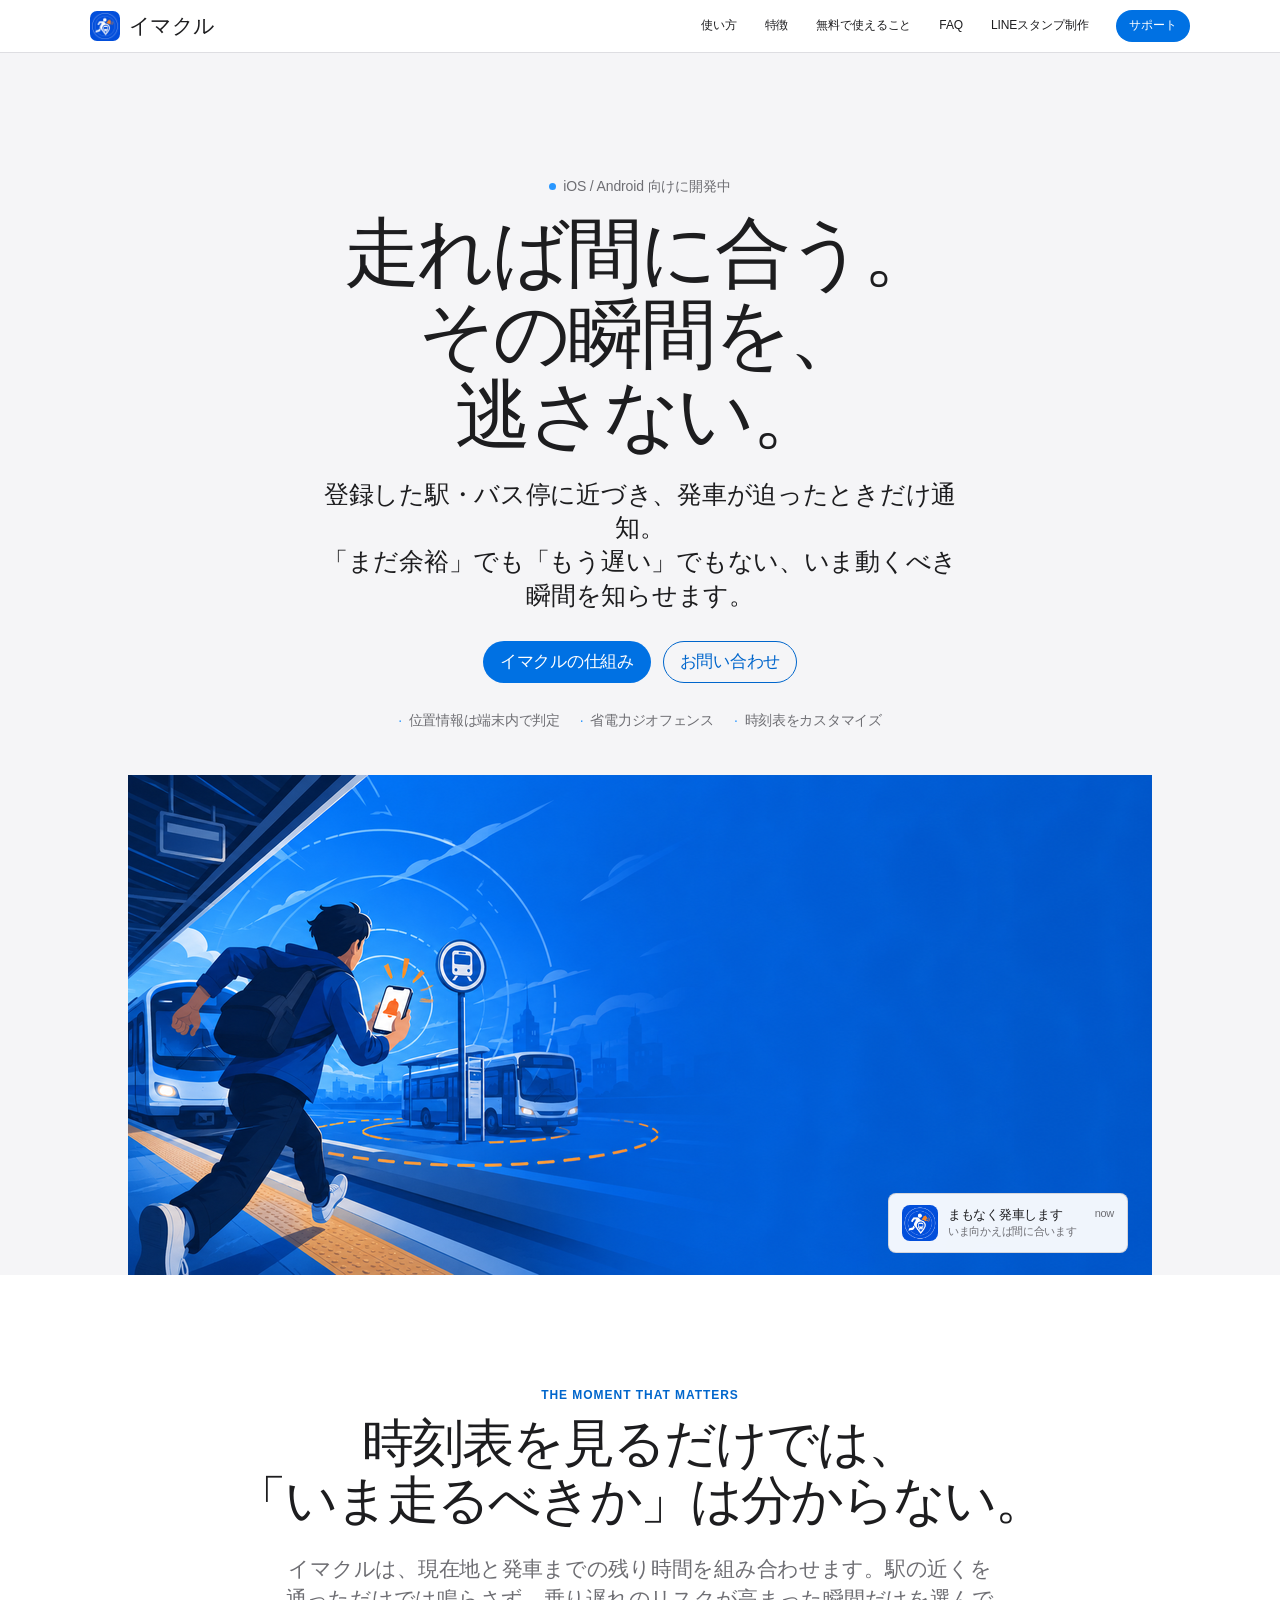
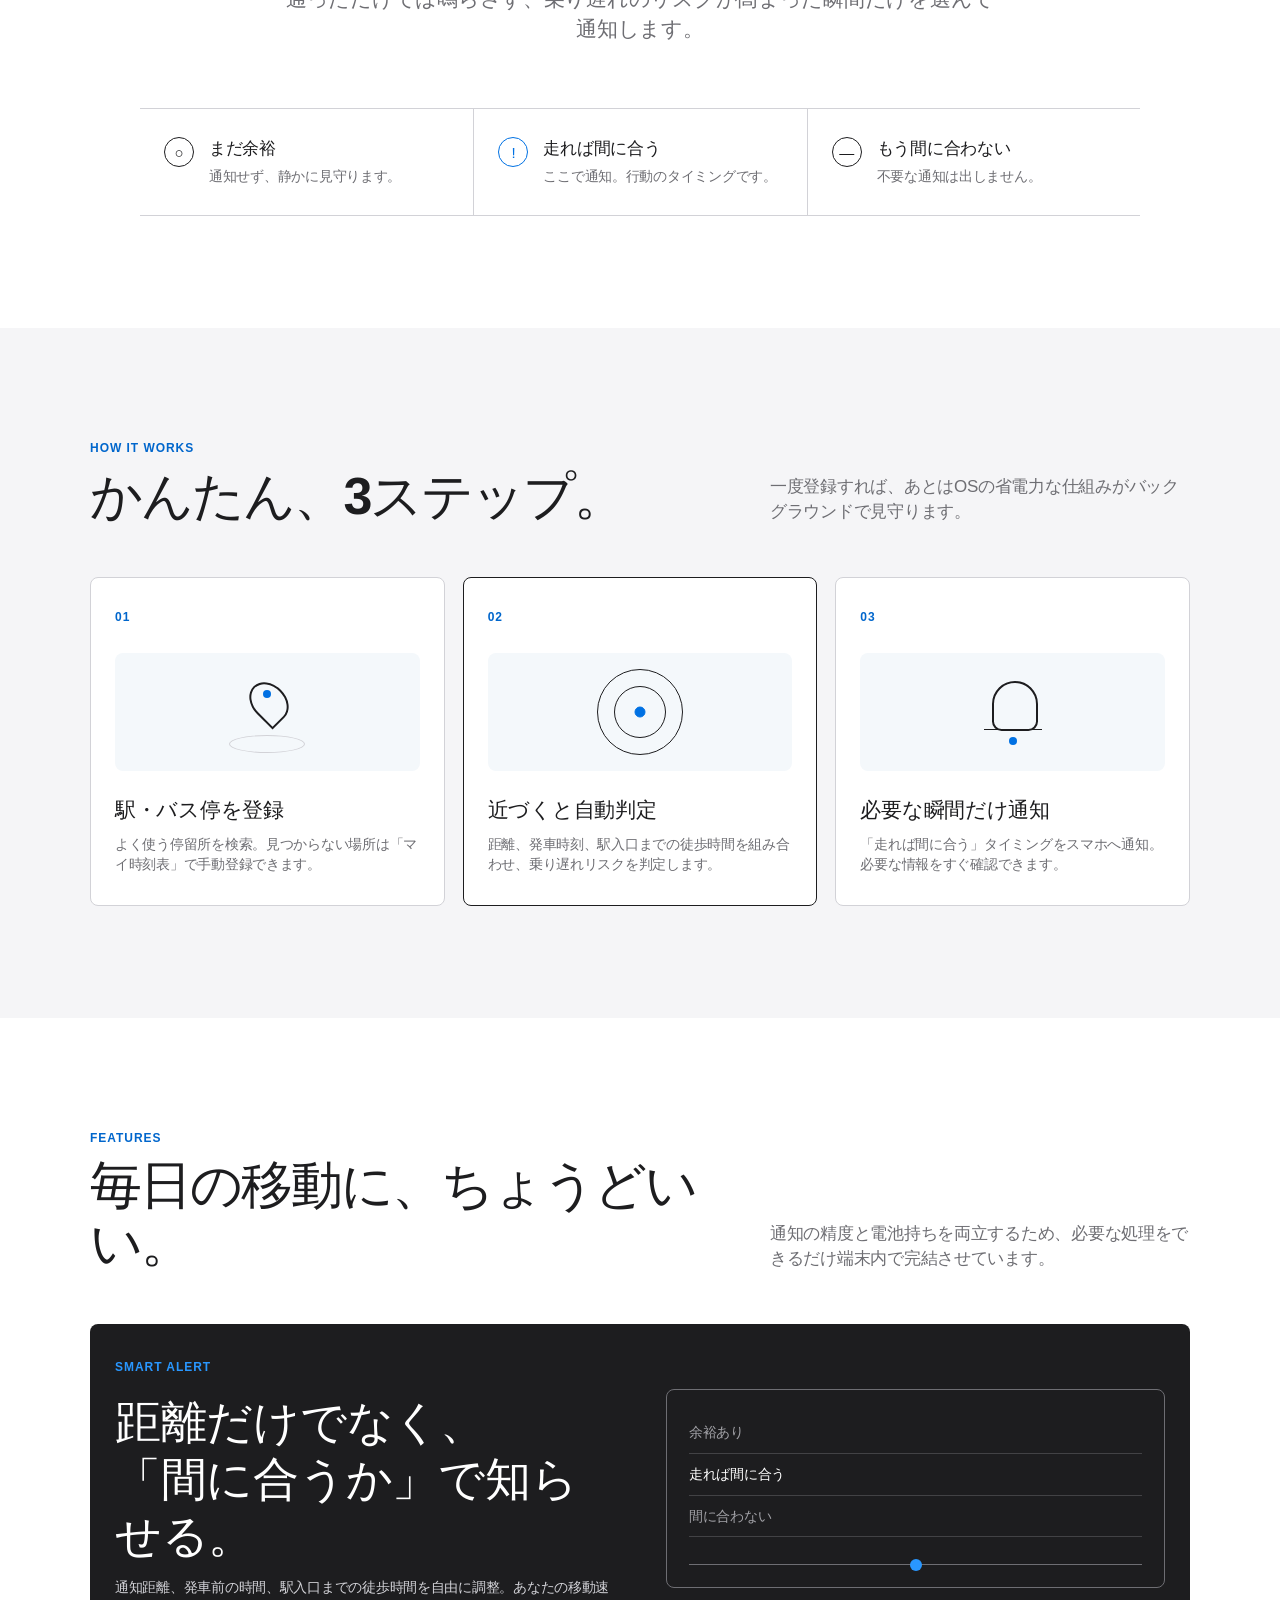
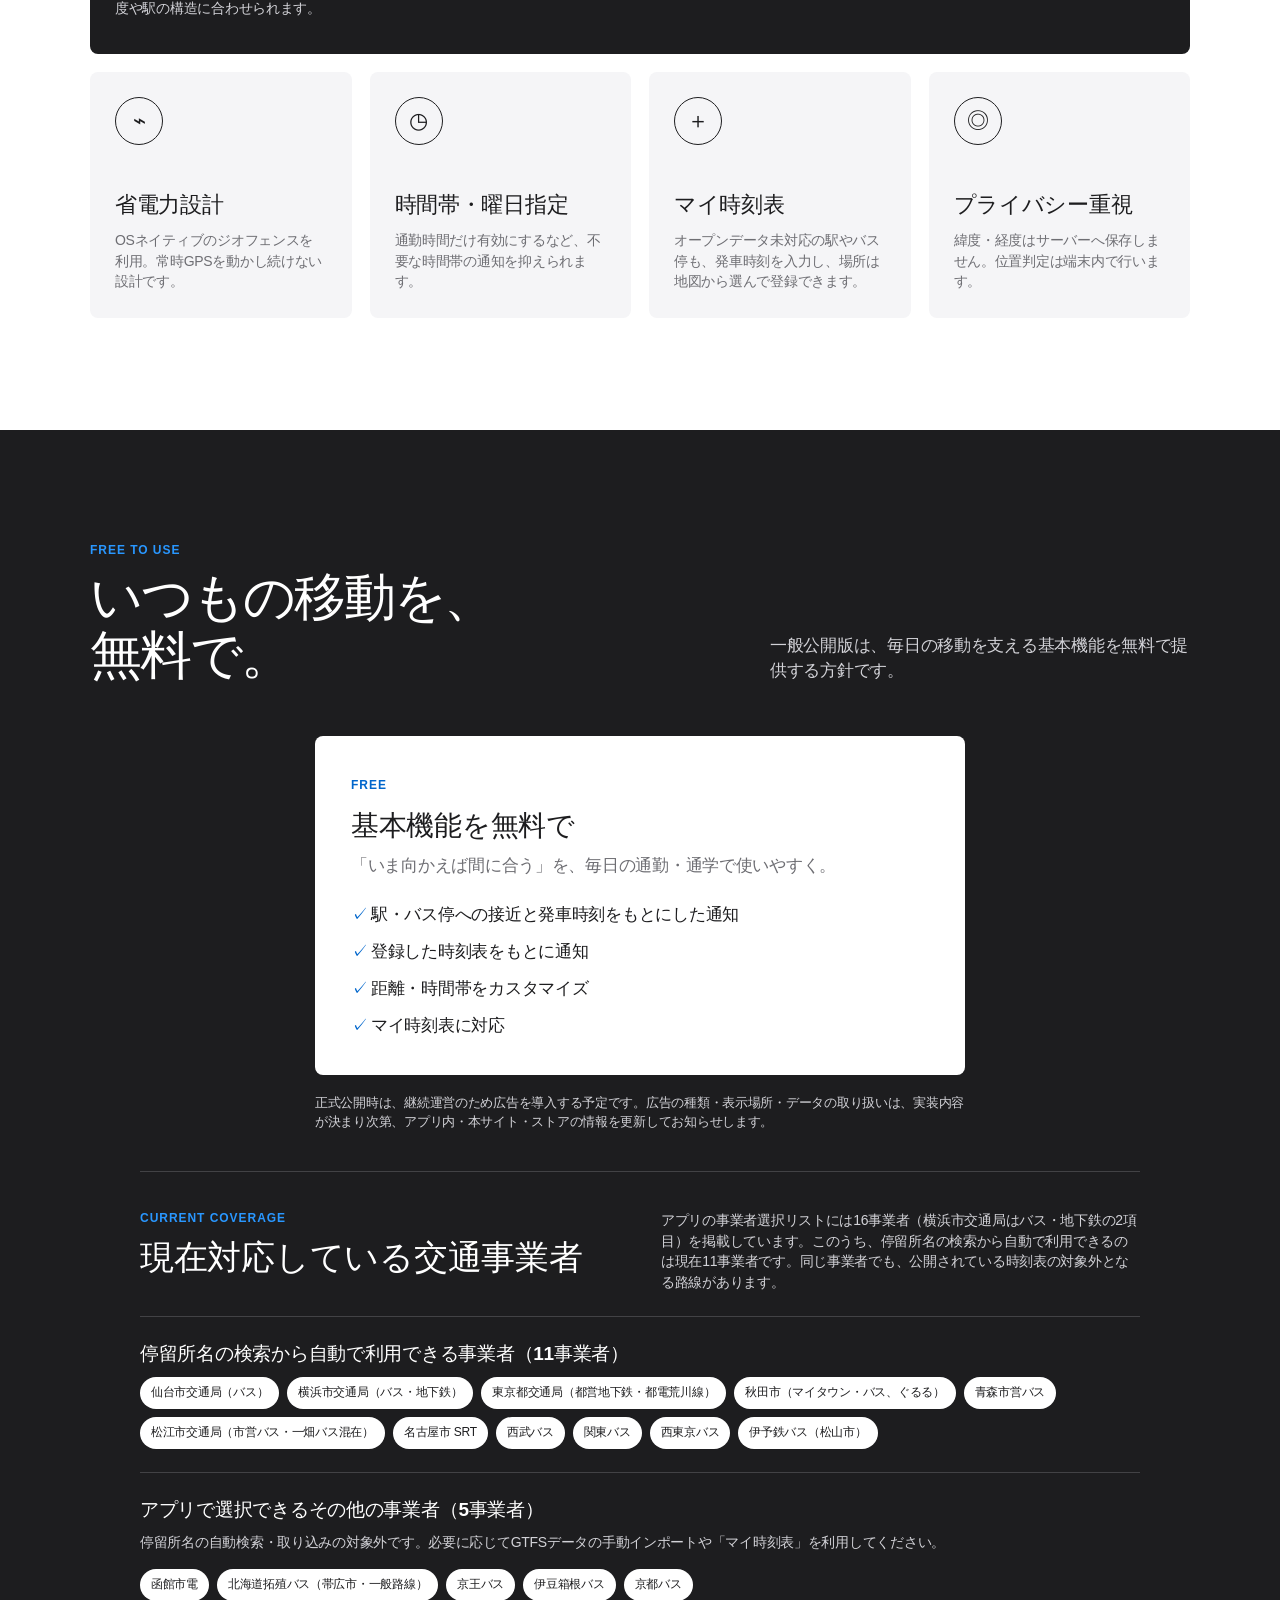
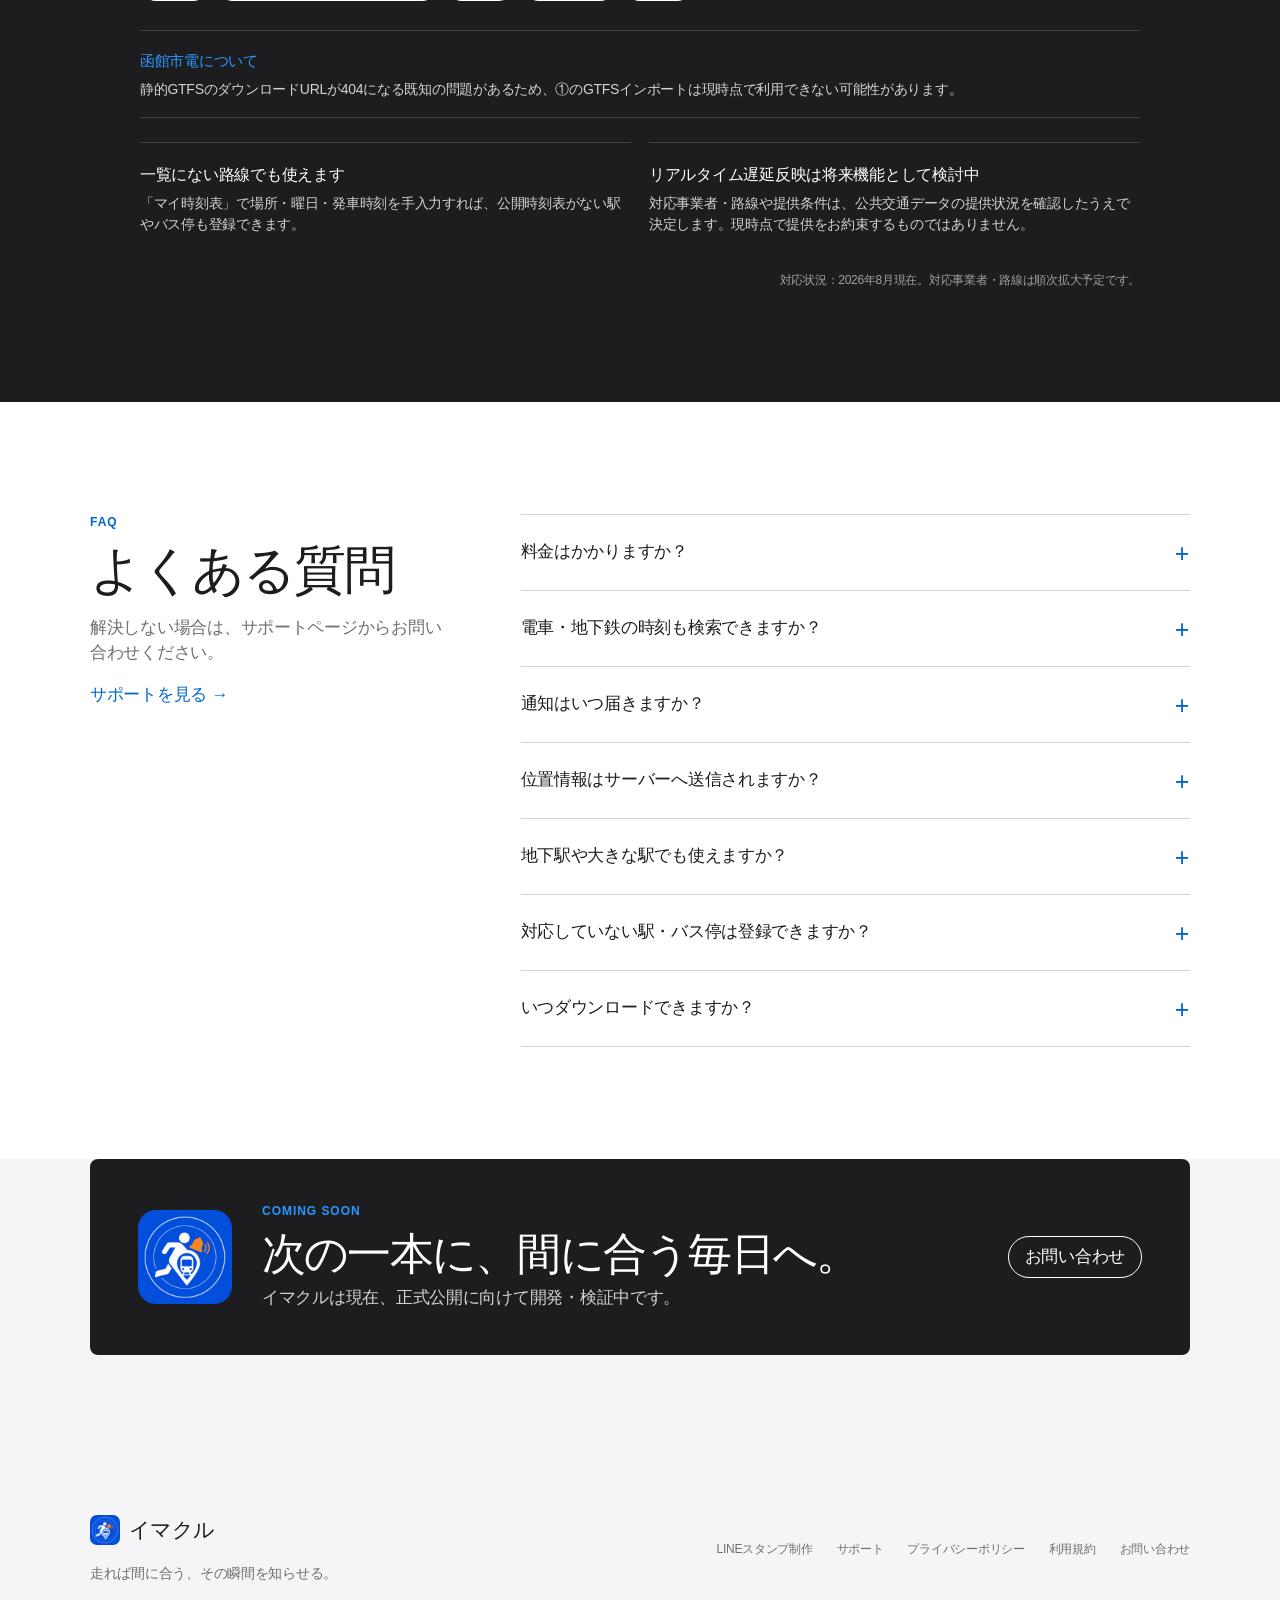
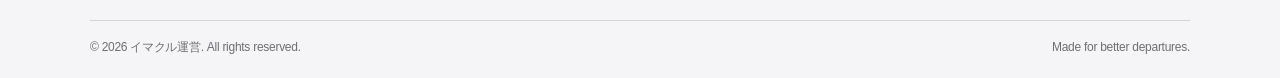
<file: index.html>
<!doctype html>
<html lang="ja">
<head>
  <meta charset="utf-8">
  <meta name="viewport" content="width=device-width, initial-scale=1">
  <meta name="theme-color" content="#f5f5f7">
  <meta name="description" content="イマクルは、駅やバス停への接近と発車時刻を組み合わせて、走れば間に合う瞬間を通知する乗り遅れ防止アプリです。">
  <meta property="og:type" content="website">
  <meta property="og:locale" content="ja_JP">
  <meta property="og:title" content="イマクル — 走れば間に合う、その瞬間を知らせる">
  <meta property="og:description" content="駅・バス停への接近と発車時刻から、いま動けば間に合う瞬間だけをスマホへ通知。">
  <meta property="og:url" content="https://keyanbaitian6-cell.github.io/">
  <meta property="og:image" content="https://keyanbaitian6-cell.github.io/assets/imakuru-hero.png">
  <meta name="twitter:card" content="summary_large_image">
  <link rel="canonical" href="https://keyanbaitian6-cell.github.io/">
  <link rel="icon" href="assets/favicon.png" type="image/png">
  <link rel="apple-touch-icon" href="assets/imakuru-icon.png">
  <link rel="manifest" href="manifest.webmanifest">
  <link rel="stylesheet" href="styles.css">
  <title>イマクル — 走れば間に合う、その瞬間を知らせる</title>
  <script type="application/ld+json">
  {
    "@context": "https://schema.org",
    "@type": "SoftwareApplication",
    "name": "イマクル",
    "alternateName": "Imakuru",
    "applicationCategory": "TravelApplication",
    "operatingSystem": "iOS, Android",
    "description": "駅・バス停への接近と発車時刻を組み合わせた乗り遅れ防止通知アプリ",
    "url": "https://keyanbaitian6-cell.github.io/",
    "image": "https://keyanbaitian6-cell.github.io/assets/imakuru-icon.png",
    "author": {
      "@type": "Organization",
      "name": "イマクル運営"
    }
  }
  </script>
</head>
<body>
  <a class="skip-link" href="#main">本文へ移動</a>
  <header class="site-header" data-header>
    <div class="container nav-shell">
      <a class="brand" href="./" aria-label="イマクル公式ホーム">
        <img src="assets/imakuru-icon.png" alt="" width="42" height="42">
        <span>イマクル</span>
      </a>
      <button class="nav-toggle" type="button" aria-expanded="false" aria-controls="site-nav" data-nav-toggle>
        <span class="sr-only">メニューを開く</span>
        <span></span><span></span><span></span>
      </button>
      <nav id="site-nav" class="site-nav" aria-label="メインナビゲーション" data-nav>
        <a href="#how">使い方</a>
        <a href="#features">特徴</a>
        <a href="#free">無料で使えること</a>
        <a href="#faq">FAQ</a>
        <a href="line-stamp.html">LINEスタンプ制作</a>
        <a class="nav-cta" href="support.html">サポート</a>
      </nav>
    </div>
  </header>

  <main id="main">
    <section class="hero">
      <div class="hero-glow hero-glow-one"></div>
      <div class="hero-glow hero-glow-two"></div>
      <div class="container hero-grid">
        <div class="hero-copy">
          <div class="eyebrow"><span class="status-dot"></span> iOS / Android 向けに開発中</div>
          <h1>走れば間に合う。<br><span>その瞬間を、<br>逃さない。</span></h1>
          <p class="hero-lead">登録した駅・バス停に近づき、発車が迫ったときだけ通知。<br class="desktop-only">「まだ余裕」でも「もう遅い」でもない、いま動くべき瞬間を知らせます。</p>
          <div class="hero-actions">
            <a class="button button-primary" href="#how">イマクルの仕組み</a>
            <a class="button button-secondary" href="support.html">お問い合わせ</a>
          </div>
          <div class="hero-meta" aria-label="イマクルの特徴">
            <span>位置情報は端末内で判定</span>
            <span>省電力ジオフェンス</span>
            <span>時刻表をカスタマイズ</span>
          </div>
        </div>
        <div class="hero-visual">
          <div class="hero-image-frame">
            <img src="assets/imakuru-hero.png" alt="駅へ向かって走る人と、電車・バスを描いたイマクルのイメージ" width="1024" height="500">
          </div>
          <div class="alert-card" aria-hidden="true">
            <img src="assets/imakuru-icon.png" alt="" width="44" height="44">
            <div>
              <strong>まもなく発車します</strong>
              <span>いま向かえば間に合います</span>
            </div>
            <span class="alert-time">now</span>
          </div>
        </div>
      </div>
    </section>

    <section class="problem-section section">
      <div class="container narrow center">
        <p class="section-kicker">THE MOMENT THAT MATTERS</p>
        <h2>時刻表を見るだけでは、<br>「いま走るべきか」は分からない。</h2>
        <p class="section-intro">イマクルは、現在地と発車までの残り時間を組み合わせます。駅の近くを通っただけでは鳴らさず、乗り遅れのリスクが高まった瞬間だけを選んで通知します。</p>
      </div>
      <div class="container signal-grid">
        <article class="signal-card safe">
          <span class="signal-icon">○</span>
          <div><strong>まだ余裕</strong><p>通知せず、静かに見守ります。</p></div>
        </article>
        <article class="signal-card run">
          <span class="signal-icon">!</span>
          <div><strong>走れば間に合う</strong><p>ここで通知。行動のタイミングです。</p></div>
        </article>
        <article class="signal-card missed">
          <span class="signal-icon">—</span>
          <div><strong>もう間に合わない</strong><p>不要な通知は出しません。</p></div>
        </article>
      </div>
    </section>

    <section id="how" class="section section-tint">
      <div class="container">
        <div class="section-heading">
          <div><p class="section-kicker">HOW IT WORKS</p><h2>かんたん、3ステップ。</h2></div>
          <p>一度登録すれば、あとはOSの省電力な仕組みがバックグラウンドで見守ります。</p>
        </div>
        <div class="steps-grid">
          <article class="step-card">
            <span class="step-number">01</span>
            <div class="step-art pin-art"><span></span></div>
            <h3>駅・バス停を登録</h3>
            <p>よく使う停留所を検索。見つからない場所は「マイ時刻表」で手動登録できます。</p>
          </article>
          <article class="step-card featured">
            <span class="step-number">02</span>
            <div class="step-art radar-art"><span></span></div>
            <h3>近づくと自動判定</h3>
            <p>距離、発車時刻、駅入口までの徒歩時間を組み合わせ、乗り遅れリスクを判定します。</p>
          </article>
          <article class="step-card">
            <span class="step-number">03</span>
            <div class="step-art bell-art"><span></span></div>
            <h3>必要な瞬間だけ通知</h3>
            <p>「走れば間に合う」タイミングをスマホへ通知。必要な情報をすぐ確認できます。</p>
          </article>
        </div>
      </div>
    </section>

    <section id="features" class="section">
      <div class="container">
        <div class="section-heading">
          <div><p class="section-kicker">FEATURES</p><h2>毎日の移動に、ちょうどいい。</h2></div>
          <p>通知の精度と電池持ちを両立するため、必要な処理をできるだけ端末内で完結させています。</p>
        </div>
        <div class="feature-grid">
          <article class="feature-card feature-wide blue-card">
            <div class="feature-copy">
              <span class="feature-label">SMART ALERT</span>
              <h3>距離だけでなく、<br>「間に合うか」で知らせる。</h3>
              <p>通知距離、発車前の時間、駅入口までの徒歩時間を自由に調整。あなたの移動速度や駅の構造に合わせられます。</p>
            </div>
            <div class="risk-meter" aria-hidden="true">
              <span>余裕あり</span><span class="active">走れば間に合う</span><span>間に合わない</span>
              <div class="meter-line"><i></i></div>
            </div>
          </article>
          <article class="feature-card">
            <span class="feature-symbol">⌁</span>
            <h3>省電力設計</h3>
            <p>OSネイティブのジオフェンスを利用。常時GPSを動かし続けない設計です。</p>
          </article>
          <article class="feature-card">
            <span class="feature-symbol">◷</span>
            <h3>時間帯・曜日指定</h3>
            <p>通勤時間だけ有効にするなど、不要な時間帯の通知を抑えられます。</p>
          </article>
          <article class="feature-card">
            <span class="feature-symbol">＋</span>
            <h3>マイ時刻表</h3>
            <p>オープンデータ未対応の駅やバス停も、発車時刻を入力し、場所は地図から選んで登録できます。</p>
          </article>
          <article class="feature-card">
            <span class="feature-symbol">◎</span>
            <h3>プライバシー重視</h3>
            <p>緯度・経度はサーバーへ保存しません。位置判定は端末内で行います。</p>
          </article>
        </div>
      </div>
    </section>

    <section id="free" class="section section-dark">
      <div class="container">
        <div class="section-heading light">
          <div><p class="section-kicker">FREE TO USE</p><h2>いつもの移動を、<br>無料で。</h2></div>
          <p>一般公開版は、毎日の移動を支える基本機能を無料で提供する方針です。</p>
        </div>
        <div class="plans-grid single-plan">
          <article class="plan-card">
            <span class="plan-name">FREE</span>
            <h3>基本機能を無料で</h3>
            <p class="plan-lead">「いま向かえば間に合う」を、毎日の通勤・通学で使いやすく。</p>
            <ul>
              <li>駅・バス停への接近と発車時刻をもとにした通知</li>
              <li>登録した時刻表をもとに通知</li>
              <li>距離・時間帯をカスタマイズ</li>
              <li>マイ時刻表に対応</li>
            </ul>
          </article>
        </div>
        <p class="free-note">正式公開時は、継続運営のため広告を導入する予定です。広告の種類・表示場所・データの取り扱いは、実装内容が決まり次第、アプリ内・本サイト・ストアの情報を更新してお知らせします。</p>
        <div class="coverage-panel" aria-labelledby="coverage-title">
          <div class="coverage-heading">
            <div><p class="section-kicker">CURRENT COVERAGE</p><h3 id="coverage-title">現在対応している交通事業者</h3></div>
            <p>アプリの事業者選択リストには16事業者（横浜市交通局はバス・地下鉄の2項目）を掲載しています。このうち、停留所名の検索から自動で利用できるのは現在11事業者です。同じ事業者でも、公開されている時刻表の対象外となる路線があります。</p>
          </div>
          <div class="coverage-group">
            <h4>停留所名の検索から自動で利用できる事業者（11事業者）</h4>
            <ul class="coverage-tags">
              <li>仙台市交通局（バス）</li>
              <li>横浜市交通局（バス・地下鉄）</li>
              <li>東京都交通局（都営地下鉄・都電荒川線）</li>
              <li>秋田市（マイタウン・バス、ぐるる）</li>
              <li>青森市営バス</li>
              <li>松江市交通局（市営バス・一畑バス混在）</li>
              <li>名古屋市 SRT</li>
              <li>西武バス</li>
              <li>関東バス</li>
              <li>西東京バス</li>
              <li>伊予鉄バス（松山市）</li>
            </ul>
          </div>
          <div class="coverage-group">
            <h4>アプリで選択できるその他の事業者（5事業者）</h4>
            <p>停留所名の自動検索・取り込みの対象外です。必要に応じてGTFSデータの手動インポートや「マイ時刻表」を利用してください。</p>
            <ul class="coverage-tags">
              <li>函館市電</li>
              <li>北海道拓殖バス（帯広市・一般路線）</li>
              <li>京王バス</li>
              <li>伊豆箱根バス</li>
              <li>京都バス</li>
            </ul>
          </div>
          <div class="coverage-warning">
            <strong>函館市電について</strong>
            <p>静的GTFSのダウンロードURLが404になる既知の問題があるため、①のGTFSインポートは現時点で利用できない可能性があります。</p>
          </div>
          <div class="coverage-note">
            <div><strong>一覧にない路線でも使えます</strong><p>「マイ時刻表」で場所・曜日・発車時刻を手入力すれば、公開時刻表がない駅やバス停も登録できます。</p></div>
            <div><strong>リアルタイム遅延反映は将来機能として検討中</strong><p>対応事業者・路線や提供条件は、公共交通データの提供状況を確認したうえで決定します。現時点で提供をお約束するものではありません。</p></div>
          </div>
          <p class="coverage-updated">対応状況：2026年8月現在。対応事業者・路線は順次拡大予定です。</p>
        </div>
      </div>
    </section>

    <section id="faq" class="section">
      <div class="container faq-shell">
        <div class="faq-heading"><p class="section-kicker">FAQ</p><h2>よくある質問</h2><p>解決しない場合は、サポートページからお問い合わせください。</p><a class="text-link" href="support.html">サポートを見る →</a></div>
        <div class="faq-list">
          <details>
            <summary>料金はかかりますか？</summary>
            <p>一般公開版は、基本機能を無料で提供する方針です。継続運営のため広告の導入を予定しており、広告の表示内容やデータの取り扱いは、実装前に本サイトとストア情報でお知らせします。</p>
          </details>
          <details>
            <summary>電車・地下鉄の時刻も検索できますか？</summary>
            <p>一部の対応事業者・路線のみ検索できます。すべての電車・地下鉄・バスに対応しているわけではなく、名古屋市営地下鉄を含め、現在未対応の路線があります。検索で見つからない場合は「マイ時刻表」に発車時刻を手動登録できます。</p>
          </details>
          <details>
            <summary>通知はいつ届きますか？</summary>
            <p>登録地点へ近づき、発車までの残り時間が「走れば間に合う」範囲になったときに通知します。設定した徒歩所要時間も判定に使います。</p>
          </details>
          <details>
            <summary>位置情報はサーバーへ送信されますか？</summary>
            <p>緯度・経度そのものをイマクルのサーバーへ送信・保存することはありません。ジオフェンスと位置判定は端末内で処理します。</p>
          </details>
          <details>
            <summary>地下駅や大きな駅でも使えますか？</summary>
            <p>通知距離と駅入口までの徒歩所要時間を調整できます。地下や高層建物の周辺では位置精度が下がる場合があるため、実際の利用環境に合わせて設定してください。</p>
          </details>
          <details>
            <summary>対応していない駅・バス停は登録できますか？</summary>
            <p>「マイ時刻表」で場所、曜日、発車時刻を手動登録できます。アプリの検索対象に含まれていない場所でも利用できます。</p>
          </details>
          <details>
            <summary>いつダウンロードできますか？</summary>
            <p>現在、iOS・Android版の正式公開に向けて検証とストア準備を進めています。公開時期が決まり次第、このサイトでお知らせします。</p>
          </details>
        </div>
      </div>
    </section>

    <section class="section final-cta">
      <div class="container cta-card">
        <img src="assets/imakuru-icon.png" alt="イマクルのアプリアイコン" width="112" height="112">
        <div><p class="section-kicker">COMING SOON</p><h2>次の一本に、間に合う毎日へ。</h2><p>イマクルは現在、正式公開に向けて開発・検証中です。</p></div>
        <a class="button button-light" href="mailto:keyanbaitian6@gmail.com?subject=イマクルについてのお問い合わせ">お問い合わせ</a>
      </div>
    </section>
  </main>

  <footer class="site-footer">
    <div class="container footer-grid">
      <div class="footer-brand"><a class="brand" href="./"><img src="assets/imakuru-icon.png" alt="" width="38" height="38"><span>イマクル</span></a><p>走れば間に合う、その瞬間を知らせる。</p></div>
      <div class="footer-links"><a href="line-stamp.html">LINEスタンプ制作</a><a href="support.html">サポート</a><a href="/imakuru-legal/">プライバシーポリシー</a><a href="terms.html">利用規約</a><a href="mailto:keyanbaitian6@gmail.com">お問い合わせ</a></div>
    </div>
    <div class="container footer-bottom"><span>© <span data-year>2026</span> イマクル運営. All rights reserved.</span><span>Made for better departures.</span></div>
  </footer>
  <script src="script.js" defer></script>
</body>
</html>
</file>
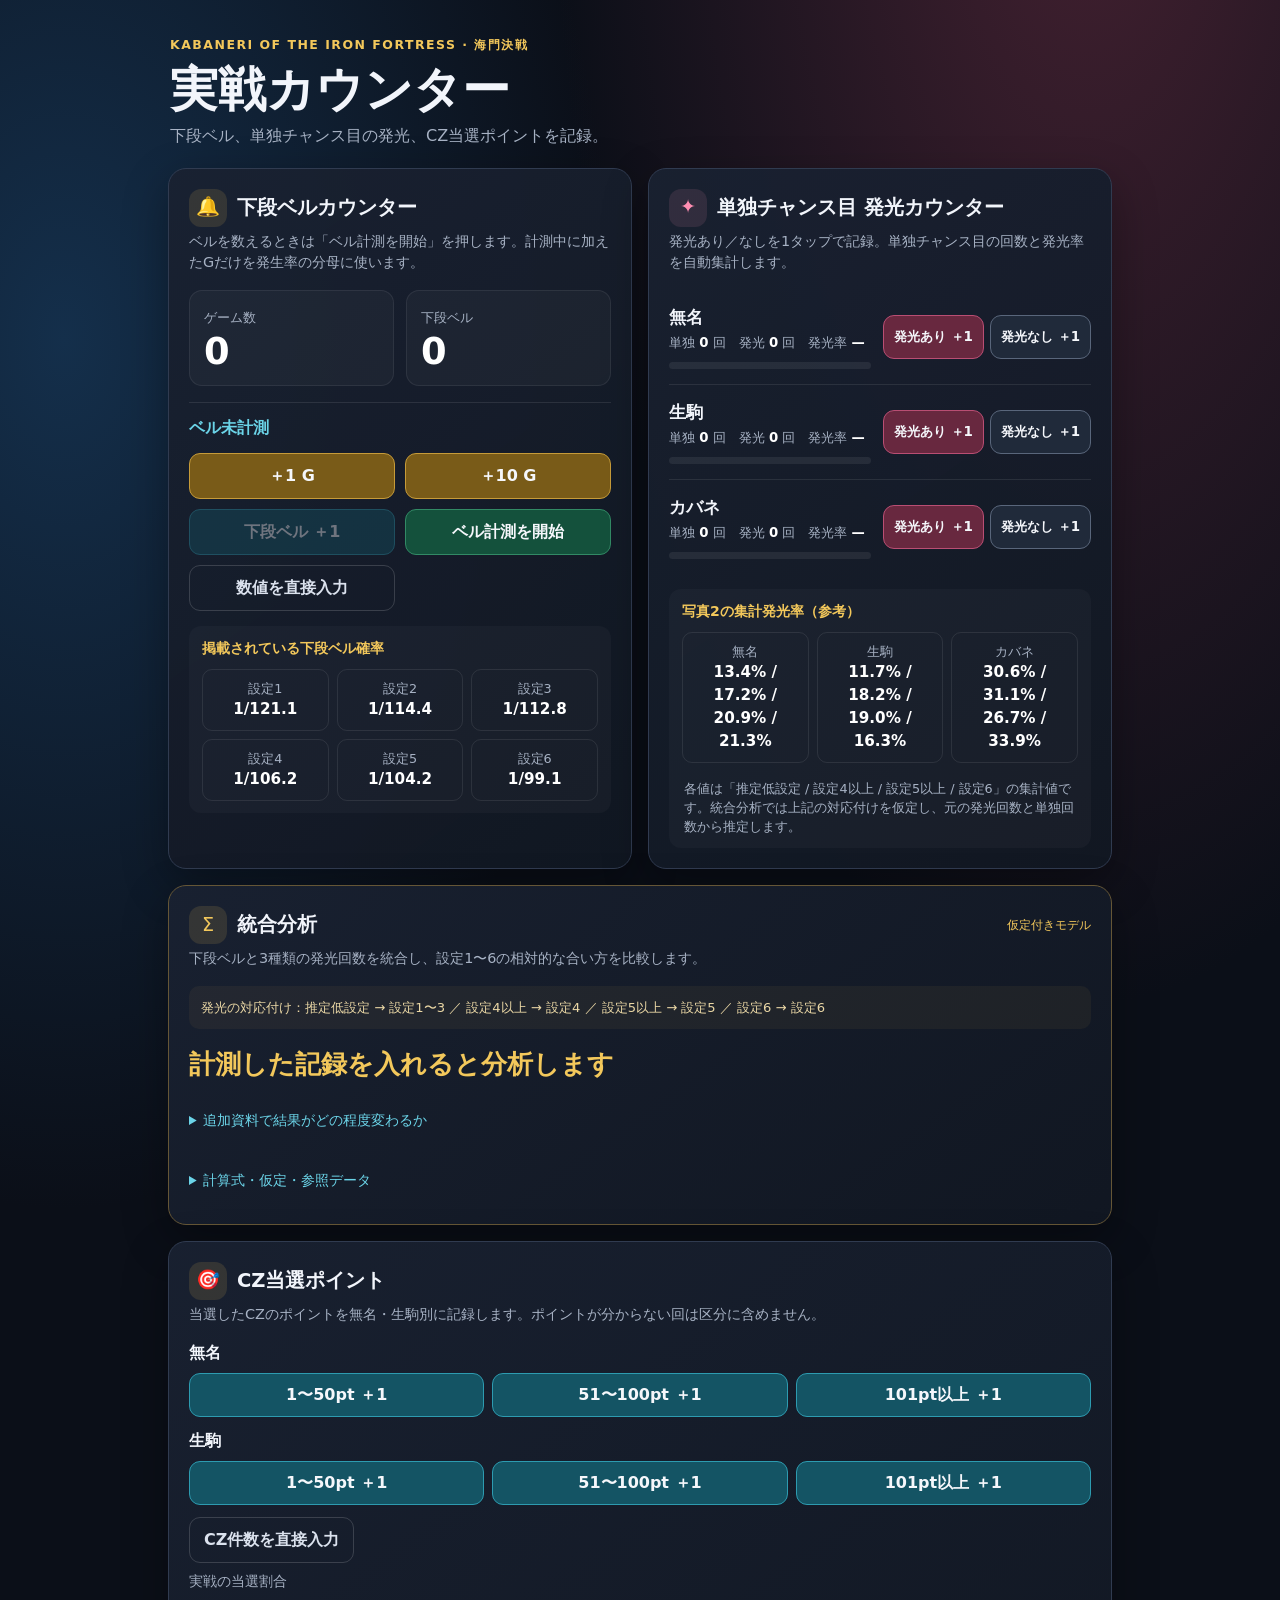
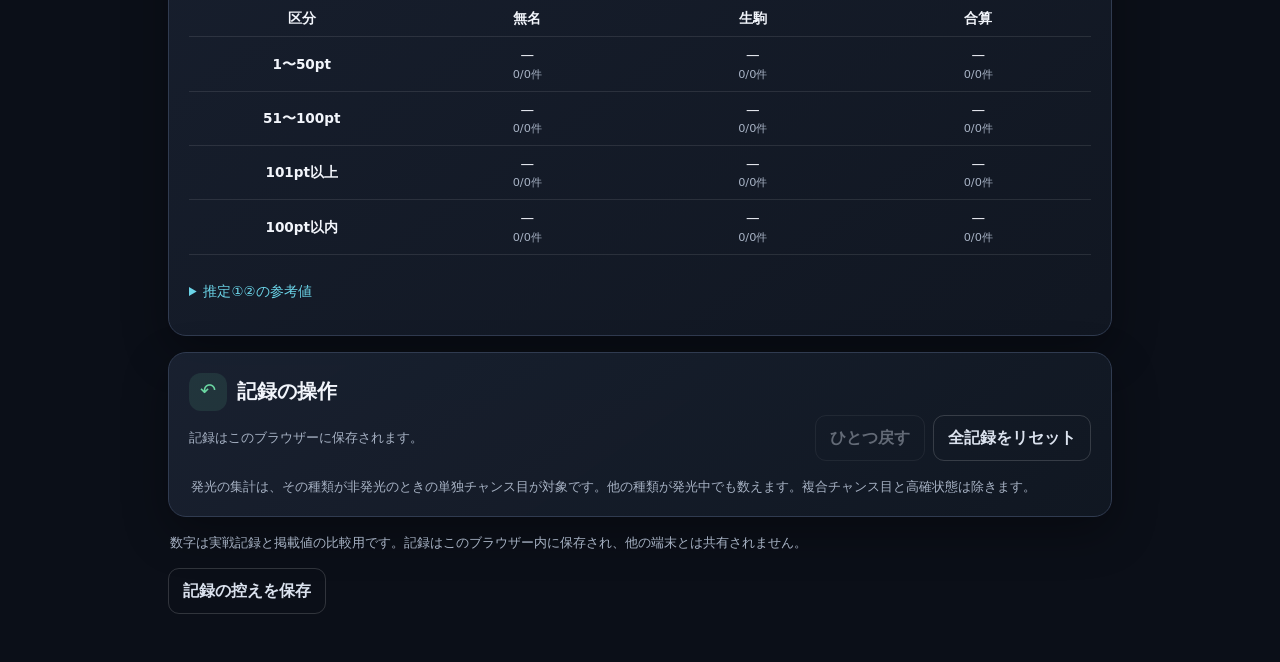
<file: kabaneri-kaimon/index.html>
<!doctype html>
<html lang="ja">
<head>
<meta charset="utf-8">
<meta name="viewport" content="width=device-width,initial-scale=1">
<meta name="theme-color" content="#101521">
<title>カバネリ 海門決戦｜実戦カウンター</title>
<style>
:root{color-scheme:dark;--bg:#0b0f18;--panel:#151c29;--line:#303b50;--text:#f2f5fb;--muted:#a7b2c4;--gold:#f3c85b;--cyan:#6bd4e8;--green:#6bd7a2;--pink:#ff8eb2}
*{box-sizing:border-box}body{margin:0;background:radial-gradient(ellipse at 85% -10%,#452131 0,transparent 35%),radial-gradient(ellipse at 5% 15%,#142f4b 0,transparent 32%),var(--bg);color:var(--text);font:16px/1.5 system-ui,-apple-system,"Segoe UI",sans-serif}
main{max-width:980px;margin:auto;padding:24px 18px 48px}.hero{padding:12px 2px 20px}.eyebrow{font-size:.78rem;letter-spacing:.12em;color:var(--gold);font-weight:800}.hero h1{font-size:clamp(1.8rem,6vw,3rem);line-height:1.1;margin:8px 0}.hero p{margin:0;color:var(--muted)}
.grid{display:grid;grid-template-columns:1fr 1fr;gap:16px}.card{background:linear-gradient(145deg,#192131f2,#111722f5);border:1px solid var(--line);border-radius:18px;padding:20px;box-shadow:0 16px 46px #0005}.wide{grid-column:1/-1}.head{display:flex;align-items:center;gap:10px;margin-bottom:4px}.icon{width:38px;height:38px;border-radius:12px;display:grid;place-items:center;font-size:1.2rem;background:#f3c85b20;color:var(--gold)}h2{margin:0;font-size:1.22rem}.sub{margin:4px 0 16px;color:var(--muted);font-size:.9rem}
.counter{display:flex;align-items:baseline;gap:8px;margin:14px 0}.count{font-size:clamp(2.7rem,9vw,4.1rem);font-weight:900;line-height:1;color:#fff;font-variant-numeric:tabular-nums}.unit{color:var(--muted);font-weight:700}.rate{border-top:1px solid #ffffff18;margin-top:16px;padding-top:13px;color:var(--cyan);font-weight:800}.rate strong{font-size:1.2rem;color:#fff}.buttons{display:flex;gap:8px;flex-wrap:wrap}.btn{appearance:none;border:1px solid #59667b;background:#202a3a;color:#f5f7fb;border-radius:11px;padding:10px 14px;font:inherit;font-weight:750;cursor:pointer;touch-action:manipulation;min-height:44px}.btn:hover{filter:brightness(1.15)}.btn:active{transform:translateY(1px)}.btn.gold{background:#795b18;border-color:#c69b39}.btn.cyan{background:#145464;border-color:#2d9bb0}.btn.green{background:#14513c;border-color:#328a65}.btn.pink{background:#68283f;border-color:#b94e73}.btn.ghost{background:transparent;border-color:#ffffff28;color:#dbe2ee}
.bell-actions{display:grid;grid-template-columns:1fr 1fr;gap:10px}.bell-actions .btn{width:100%}.bell-total{display:grid;grid-template-columns:1fr 1fr;gap:12px}.mini{padding:14px;border-radius:13px;background:#ffffff08;border:1px solid #ffffff13}.mini label{font-size:.83rem;color:var(--muted)}.mini .count{font-size:2.3rem;margin-top:5px}
.reference{margin-top:15px;padding:12px 13px;border-radius:12px;background:#ffffff07;color:#dce4ef;font-size:.88rem}.reference b{color:var(--gold)}.ref-list{display:grid;grid-template-columns:repeat(3,1fr);gap:8px;margin-top:10px}.ref-chip{border:1px solid #ffffff16;border-radius:10px;padding:9px;text-align:center;color:var(--muted);font-size:.8rem}.ref-chip strong{display:block;color:#fff;font-size:.95rem}
.character{display:grid;grid-template-columns:1fr auto;gap:12px;align-items:center;padding:15px 0;border-top:1px solid #ffffff16}.character:first-of-type{border-top:0}.char-name{font-weight:850;font-size:1.05rem}.char-stats{font-size:.83rem;color:var(--muted);margin-top:3px}.char-stats strong{color:#fff}.char-buttons{display:flex;gap:6px;justify-content:flex-end;flex-wrap:wrap}.char-buttons .btn{padding:8px 10px;font-size:.84rem}.progress{height:7px;border-radius:99px;background:#ffffff12;margin-top:9px;overflow:hidden}.progress i{display:block;height:100%;background:linear-gradient(90deg,#26a7b7,#70e1c1);border-radius:99px;transition:width .2s}
.toolbar{display:flex;justify-content:space-between;align-items:center;gap:10px;margin-top:18px;padding-top:14px;border-top:1px solid #ffffff18}.undo-label{color:var(--muted);font-size:.82rem}.foot{color:var(--muted);font-size:.8rem;margin:16px 2px 0}.toast{position:fixed;bottom:18px;left:50%;transform:translate(-50%,20px);opacity:0;background:#202a3a;border:1px solid #59667b;padding:10px 14px;border-radius:99px;transition:.2s;pointer-events:none}.toast.show{opacity:1;transform:translate(-50%,0)}
@media(max-width:700px){main{padding:16px 12px 32px}.grid{grid-template-columns:1fr}.wide{grid-column:auto}.card{padding:17px}.character{grid-template-columns:1fr}.char-buttons{justify-content:stretch}.char-buttons .btn{flex:1}.ref-list{grid-template-columns:1fr 1fr}.bell-actions{gap:8px}}
.analysis-card{border-color:#655636}.model-tag{color:var(--gold);font-size:.75rem;margin-left:auto}.assumption{color:#ead7a5;background:#f3c85b0d;border-radius:10px;padding:12px;font-size:.82rem}.analysis-top{font-size:1.6rem;font-weight:850;color:var(--gold);margin:16px 0 5px}.analysis-meta{color:var(--muted);font-size:.85rem}.ranking{display:grid;gap:9px;margin:18px 0}.rank-row{display:grid;grid-template-columns:65px 1fr 64px;gap:12px;align-items:center}.rank-row .progress{margin:0;height:13px}.rank-row strong{text-align:right;font-variant-numeric:tabular-nums}.rank-row.top{color:var(--gold)}.data-scroll{overflow:auto}.model-table{border-collapse:collapse;width:100%;font-size:.85rem;min-width:490px}.model-table th,.model-table td{padding:9px;text-align:center;border-bottom:1px solid #ffffff19}.model-table caption{text-align:left;color:var(--muted);padding:8px 0}.method{margin-top:16px;font-size:.85rem;color:#bdc8d9}.method summary{cursor:pointer;color:var(--cyan);padding:10px 0}.method a{color:var(--cyan)}.formula{padding:12px;border:1px solid var(--line);border-radius:10px;line-height:1.9;overflow-wrap:anywhere}.error{color:#ff9da9}.btn:disabled{opacity:.4;cursor:default}dialog{background:var(--panel);color:var(--text);border:1px solid var(--line);border-radius:18px;max-width:520px;width:calc(100% - 24px);max-height:90vh;overflow:auto}dialog::backdrop{background:#0009}.edit-grid{display:grid;grid-template-columns:1fr 1fr;gap:12px;margin:12px 0}.edit-grid label{font-size:.85rem}.edit-grid input{width:100%;margin-top:5px;background:var(--bg);color:var(--text);border:1px solid var(--line);border-radius:8px;padding:10px;font-size:1rem}#editError{color:#ff9da9}
.card,.reference,.ref-chip,.mini,.edit-grid>*{min-width:0}
.mini .count,.ref-chip strong{overflow-wrap:anywhere}
.edit-grid{grid-template-columns:repeat(2,minmax(0,1fr))}
.edit-grid input{min-width:0}.toolbar{flex-wrap:wrap}
#editForm fieldset{min-width:0;margin:0;border:1px solid var(--line);border-radius:10px}
.method summary,.edit-grid input{min-height:44px}
#editCzFields{display:grid;gap:10px}
.cz-table{min-width:0;table-layout:fixed}
.cz-table th,.cz-table td{padding:8px 4px;overflow-wrap:anywhere}
.cz-table small{display:block;color:var(--muted)}
.cz-buttons{margin:8px 0 12px}.cz-buttons .btn{flex:1 1 74px;padding:8px}
.data-scroll:focus-visible{outline:2px solid var(--cyan)}
</style>
</head>
<body>
<main>
<header class="hero"><div class="eyebrow">KABANERI OF THE IRON FORTRESS · 海門決戦</div><h1>実戦カウンター</h1><p>下段ベル、単独チャンス目の発光、CZ当選ポイントを記録。</p></header>
<div class="grid">
<section class="card">
<div class="head"><span class="icon">🔔</span><h2>下段ベルカウンター</h2></div>
<p class="sub">ベルを数えるときは「ベル計測を開始」を押します。計測中に加えたGだけを発生率の分母に使います。</p>
<div class="bell-total">
<div class="mini"><label>ゲーム数</label><div class="count" id="games">0</div></div>
<div class="mini"><label>下段ベル</label><div class="count" id="bells">0</div></div>
</div>
<div class="rate" id="bellRate">ベル未計測</div>
<div class="bell-actions" style="margin-top:13px">
<button class="btn gold" data-action="game1">＋1 G</button><button class="btn gold" data-action="game10">＋10 G</button>
<button class="btn cyan" data-action="bell" disabled>下段ベル ＋1</button>
<button class="btn green" id="trackBell" data-action="track-bell">ベル計測を開始</button><button class="btn ghost" id="editCounts">数値を直接入力</button>
</div>
<div class="reference"><b>掲載されている下段ベル確率</b><div class="ref-list">
<div class="ref-chip">設定1<strong>1/121.1</strong></div><div class="ref-chip">設定2<strong>1/114.4</strong></div><div class="ref-chip">設定3<strong>1/112.8</strong></div>
<div class="ref-chip">設定4<strong>1/106.2</strong></div><div class="ref-chip">設定5<strong>1/104.2</strong></div><div class="ref-chip">設定6<strong>1/99.1</strong></div>
</div></div>
</section>
<section class="card">
<div class="head"><span class="icon" style="background:#ff8eb21c;color:var(--pink)">✦</span><h2>単独チャンス目 発光カウンター</h2></div>
<p class="sub">発光あり／なしを1タップで記録。単独チャンス目の回数と発光率を自動集計します。</p>
<div id="characters"></div>
<div class="reference"><b>写真2の集計発光率（参考）</b><div class="ref-list">
<div class="ref-chip">無名<strong>13.4% / 17.2% / 20.9% / 21.3%</strong></div>
<div class="ref-chip">生駒<strong>11.7% / 18.2% / 19.0% / 16.3%</strong></div>
<div class="ref-chip">カバネ<strong>30.6% / 31.1% / 26.7% / 33.9%</strong></div>
</div><div class="foot">各値は「推定低設定 / 設定4以上 / 設定5以上 / 設定6」の集計値です。統合分析では上記の対応付けを仮定し、元の発光回数と単独回数から推定します。</div></div>
</section>
<section class="card wide analysis-card">
<div class="head"><span class="icon">Σ</span><h2>統合分析</h2><span class="model-tag">仮定付きモデル</span></div>
<p class="sub">下段ベルと3種類の発光回数を統合し、設定1〜6の相対的な合い方を比較します。</p>
<p class="assumption">発光の対応付け：推定低設定 → 設定1〜3 ／ 設定4以上 → 設定4 ／ 設定5以上 → 設定5 ／ 設定6 → 設定6</p>
<div id="analysis" aria-live="polite" aria-atomic="true"></div>
<details class="method"><summary>追加資料で結果がどの程度変わるか</summary>
<p>「みなひろ調べ」の推定①・推定②を仮に設定1・2として比較します。無名・生駒だけを使い、設定6が欠測のカバネは全候補で省きます。集計条件が同じと仮定し、両資料の発光率をそれぞれ固定値として使います。</p>
<p>追加資料の種類別件数は不明です。この比較の百分率は3候補内の相対支持度で、丸めと標本誤差は評価していません。</p>
<div class="data-scroll" tabindex="0" role="region" aria-label="追加資料の比較"><table class="model-table"><caption>追加資料の発光率</caption><thead><tr><th>表記</th><th>無名</th><th>生駒</th><th>カバネ</th><th>サンプル表記</th></tr></thead><tbody>
<tr><th>推定①</th><td>12%</td><td>11%</td><td>31%</td><td>2,116回</td></tr>
<tr><th>推定②</th><td>14%</td><td>13%</td><td>31%</td><td>1,060回</td></tr>
<tr><th>設定⑥</th><td>24%</td><td>18%</td><td>欠測</td><td>381回</td></tr>
</tbody></table></div><div id="sensitivity"></div>
</details>
<details class="method"><summary>計算式・仮定・参照データ</summary>
<p>設定の事前重みはすべて1/6。ベルの設定別確率を固定値として扱い、発光率は画像の丸めた％ではなく元の「発光回数／単独回数」から計算します。</p>
<p>参照データの単独回数を M、発光回数を H とし、一様事前分布 Beta(1,1) から α = H + 1、β = M − H + 1 と更新。自分の単独回数 n と発光回数 k を、ベータ二項予測分布で評価します。参照の標本数が少ないほど、発光率の標本誤差を広く扱います。</p>
<div class="formula">ベル：Lᵦ(s) ∝ pₛᵇ (1 − pₛ)ᴺ⁻ᵇ<br>
発光：Lⱼ(s) ∝ B(kⱼ + αⱼₛ, nⱼ − kⱼ + βⱼₛ) / B(αⱼₛ, βⱼₛ)<br>
統合：Wₛ = Lᵦ(s) × L無名(s) × L生駒(s) × Lカバネ(s)<br>
相対支持度：100 × Wₛ / Σₜ₌₁⁶ Wₜ</div>
<p>N はベルを計測したゲーム数、b は下段ベル回数、pₛ は設定 s の下段ベル確率、B はベータ関数です。設定間で共通の二項係数は省略します。実装では対数で計算し、最大値を引いてから正規化します。未記録の項目は重み1として統合に影響させません。</p>
<div class="data-scroll"><table class="model-table"><caption>発光回数 / 単独回数（写真2）</caption><thead><tr><th>種類</th><th>推定低設定</th><th>設定4以上</th><th>設定5以上</th><th>設定6</th></tr></thead><tbody>
<tr><th>無名</th><td>234 / 1744</td><td>130 / 754</td><td>87 / 416</td><td>157 / 737</td></tr>
<tr><th>生駒</th><td>196 / 1675</td><td>131 / 721</td><td>69 / 363</td><td>122 / 748</td></tr>
<tr><th>カバネ</th><td>252 / 823</td><td>90 / 289</td><td>20 / 75</td><td>77 / 227</td></tr>
</tbody></table></div>
<p>この対応付けは利用者指定の仮定です。「設定4以上」の集計は設定4単独の測定値ではありません。推定低設定の真の設定内訳や各集計間の重複はわかりません。発光のみでは設定1〜3を区別できません。</p>
<p>各試行と各指標を設定の条件付きで独立と仮定します。実機での独立性・集計の偏り・誤分類・区分の混在は検証できていません。ベータ二項モデルが扱うのは標本誤差で、これらの偏りまでは補正しません。支持度は採用した6モデル内での比較であり、実機の真の設定確率や的中率はわかりません。途中で設定や台を変えた記録は混ぜないでください。</p>
<p>数値の出典は利用者提供の画像です。原典URLと調査方法は不明です。</p>
<p>式の出典：<a href="https://www.itl.nist.gov/div898/handbook/eda/section3/eda366i.htm" target="_blank" rel="noopener">NIST：二項分布</a> ／ <a href="https://docs.scipy.org/doc/scipy/reference/generated/scipy.stats.betabinom.html" target="_blank" rel="noopener">SciPy公式：ベータ二項分布</a></p>
</details></section>
<section class="card wide">
<div class="head"><span class="icon">🎯</span><h2>CZ当選ポイント</h2></div>
<p class="sub">当選したCZのポイントを無名・生駒別に記録します。ポイントが分からない回は区分に含めません。</p>
<div id="czButtons"></div><button class="btn ghost" id="editCzCounts">CZ件数を直接入力</button>
<div id="czResults"></div>
<details class="method"><summary>推定①②の参考値</summary>
<table class="model-table cz-table"><thead><tr><th>区分</th><th>無名</th><th>生駒</th><th>合算</th></tr></thead><tbody>
<tr><th>1〜50pt</th><td>22%</td><td>14%</td><td>19%</td></tr>
<tr><th>51〜100pt</th><td>49%</td><td>49%</td><td>49%</td></tr>
<tr><th>101pt以上</th><td>29%</td><td>37%</td><td>32%</td></tr>
<tr><th>100pt以内</th><td>71%</td><td>63%</td><td>68%</td></tr>
<tr><th>標本数</th><td>76件</td><td>51件</td><td>127件</td></tr>
<tr><th>資料の平均</th><td>80.0pt</td><td>89.5pt</td><td>83.8pt</td></tr>
</tbody></table>
<p>出典は利用者提供の「みなひろ調べ」画像です。100pt以内は画像の丸めた2区分の合計です。CZの割合は実戦と資料の比較に使います。</p></details>
</section>
<section class="card wide">
<div class="head"><span class="icon" style="background:#6bd7a21c;color:var(--green)">↶</span><h2>記録の操作</h2></div>
<div class="toolbar" style="border:0;margin:0;padding:0"><span class="undo-label" id="undoLabel">記録はこの端末のブラウザーに保存されます。</span><div class="buttons"><button class="btn ghost" id="undo">ひとつ戻す</button><button class="btn ghost" id="reset">全記録をリセット</button></div></div>
<p class="foot">発光の集計は、その種類が非発光のときの単独チャンス目が対象です。他の種類が発光中でも数えます。複合チャンス目と高確状態は除きます。</p>
</section>
</div>
<footer class="foot">数字は実戦記録と掲載値の比較用です。記録はこのブラウザー内に保存され、他の端末とは共有されません。</footer>
<p class="foot" id="storageStatus" role="status"></p>
<div class="buttons"><button class="btn ghost" id="backupRecords" hidden>記録の控えを保存</button>
<button class="btn ghost" id="recoverRecords" hidden></button></div>
<dialog id="editDialog"><form id="editForm">
<h2>記録を直接入力</h2><p class="sub">ゲーム数や記録済みの回数をまとめて修正できます。</p>
<div class="edit-grid"><label>通常時ゲーム数<input name="games" type="number" inputmode="numeric" min="0" max="10000000" step="1" required></label><label>下段ベル回数<input name="bells" type="number" inputmode="numeric" min="0" max="10000000" step="1" required></label></div>
<div class="edit-grid"><label>無名・単独回数<input name="unaTotal" type="number" inputmode="numeric" min="0" max="10000000" step="1" required></label><label>無名・発光回数<input name="unaLit" type="number" inputmode="numeric" min="0" max="10000000" step="1" required></label>
<label>生駒・単独回数<input name="ikoTotal" type="number" inputmode="numeric" min="0" max="10000000" step="1" required></label><label>生駒・発光回数<input name="ikoLit" type="number" inputmode="numeric" min="0" max="10000000" step="1" required></label>
<label>カバネ・単独回数<input name="kabTotal" type="number" inputmode="numeric" min="0" max="10000000" step="1" required></label><label>カバネ・発光回数<input name="kabLit" type="number" inputmode="numeric" min="0" max="10000000" step="1" required></label></div>
<div class="edit-grid"><label>ベル計測G（空欄は未確認）<input name="bellGames" type="number" inputmode="numeric" min="0" max="10000000" step="1"></label></div>
<p class="sub">全ゲームでベルを数えた場合は、ベル計測Gに通常時ゲーム数と同じ値を入力してください。一部だけ数えた場合は、そのG数を入力します。分からないときは空欄で保存できます。</p>
<div id="editCzFields" role="group" aria-label="CZ当選ポイントの件数"></div>
<p id="editError" role="alert"></p><div class="buttons"><button type="submit" class="btn cyan">保存して再計算</button><button type="button" class="btn ghost" id="cancelEdit">キャンセル</button></div>
</form></dialog>
</main><div class="toast" id="toast" role="status" aria-live="polite"></div>
<script src="records.js"></script>
<script>

// 発光の参照値は [発光回数, 単独回数]。
const BELL_DENOMINATORS=[121.1,114.4,112.8,106.2,104.2,99.1];
const REFERENCE={
 una:[[234,1744],[130,754],[87,416],[157,737]],
 iko:[[196,1675],[131,721],[69,363],[122,748]],
 kab:[[252,823],[90,289],[20,75],[77,227]]
};
const GROUP_FOR_SETTING=[0,0,0,1,2,3];
function logGamma(z){
 const c=[676.5203681218851,-1259.1392167224028,771.32342877765313,-176.61502916214059,12.507343278686905,-0.13857109526572012,9.9843695780195716e-6,1.5056327351493116e-7];
 z-=1;let x=0.99999999999980993;
 for(let i=0;i<c.length;i++)x+=c[i]/(z+i+1);
 const t=z+7.5;
 return 0.9189385332046727+(z+0.5)*Math.log(t)-t+Math.log(x);
}
function logBeta(a,b){return logGamma(a)+logGamma(b)-logGamma(a+b)}
function logPredictive(n,k,h,m){
 if(n===0)return 0;
 const a=h+1,b=m-h+1;
 return logBeta(a+k,b+n-k)-logBeta(a,b);
}
function normalize(logs){
 const mx=Math.max(...logs),v=logs.map(x=>Math.exp(x-mx)),sum=v.reduce((a,b)=>a+b,0);
 return v.map(x=>x/sum);
}
function logBinomial(total, hits, rate) {
 return hits * Math.log(rate) + (total - hits) * Math.log1p(-rate);
}
function analyze(s){
 const hasBell=s.bellGames>0 && s.bells<=s.bellGames,hasLight=Object.keys(CHARACTERS).some(k=>s[k].total>0);
 if(!hasBell&&!hasLight)return {empty:true};
 const bell=BELL_DENOMINATORS.map(d=>hasBell?logBinomial(s.bellGames,s.bells,1/d):0);
 const light=GROUP_FOR_SETTING.map(g=>Object.keys(CHARACTERS).reduce((sum,key)=>{
  const [h,m]=REFERENCE[key][g],v=s[key];return sum+logPredictive(v.total,v.lit,h,m);
 },0));
 const logs=bell.map((x,i)=>x+light[i]);
 const weights=normalize(logs);
 const ranked=logs.map((v,i)=>i).sort((a,b)=>logs[b]-logs[a]);
 const winners=ranked.filter(i=>Math.abs(logs[i]-logs[ranked[0]])<1e-8);
 return {hasBell,hasLight,logs,weights,bellWeights:normalize(bell),lightWeights:normalize(light),ranked,winners,logRatio:logs[ranked[0]]-logs[ranked[1]]};
}


</script>
<script src="ui.js"></script>
</body>
</html>
</file>
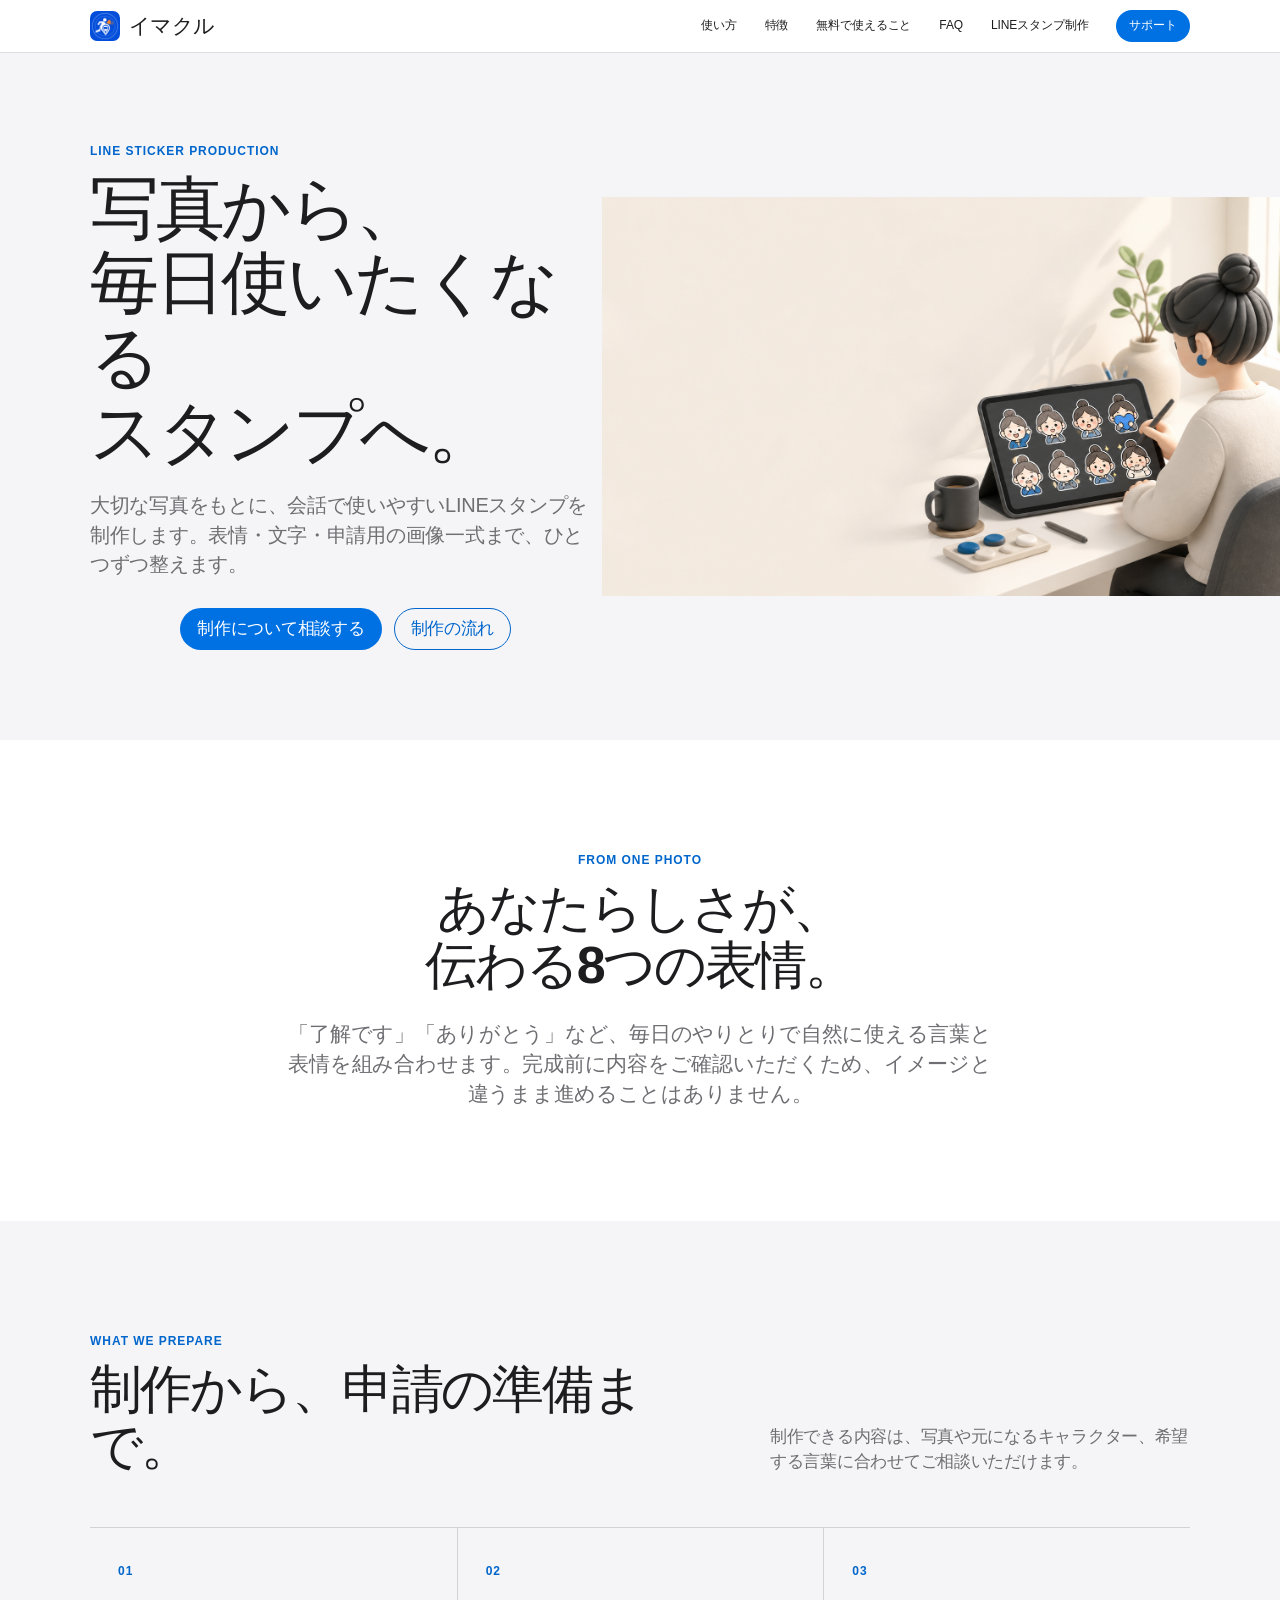
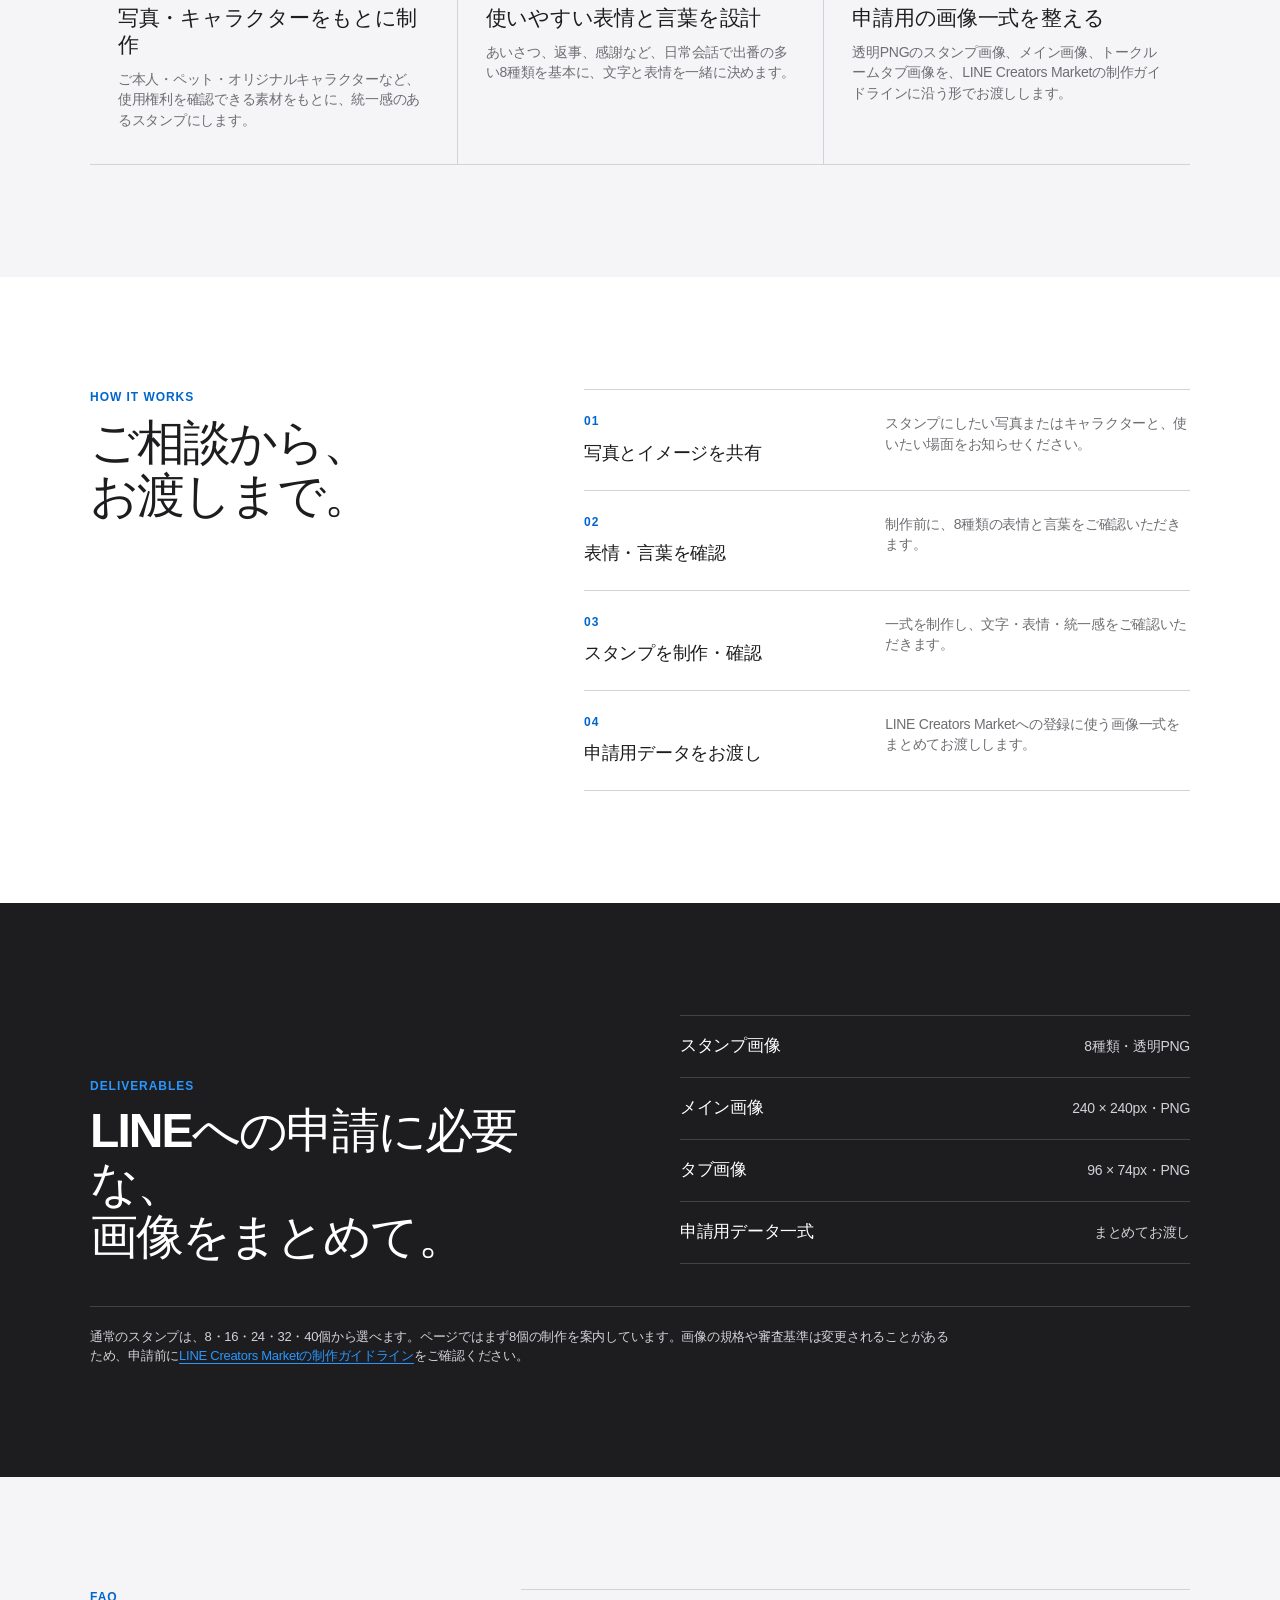
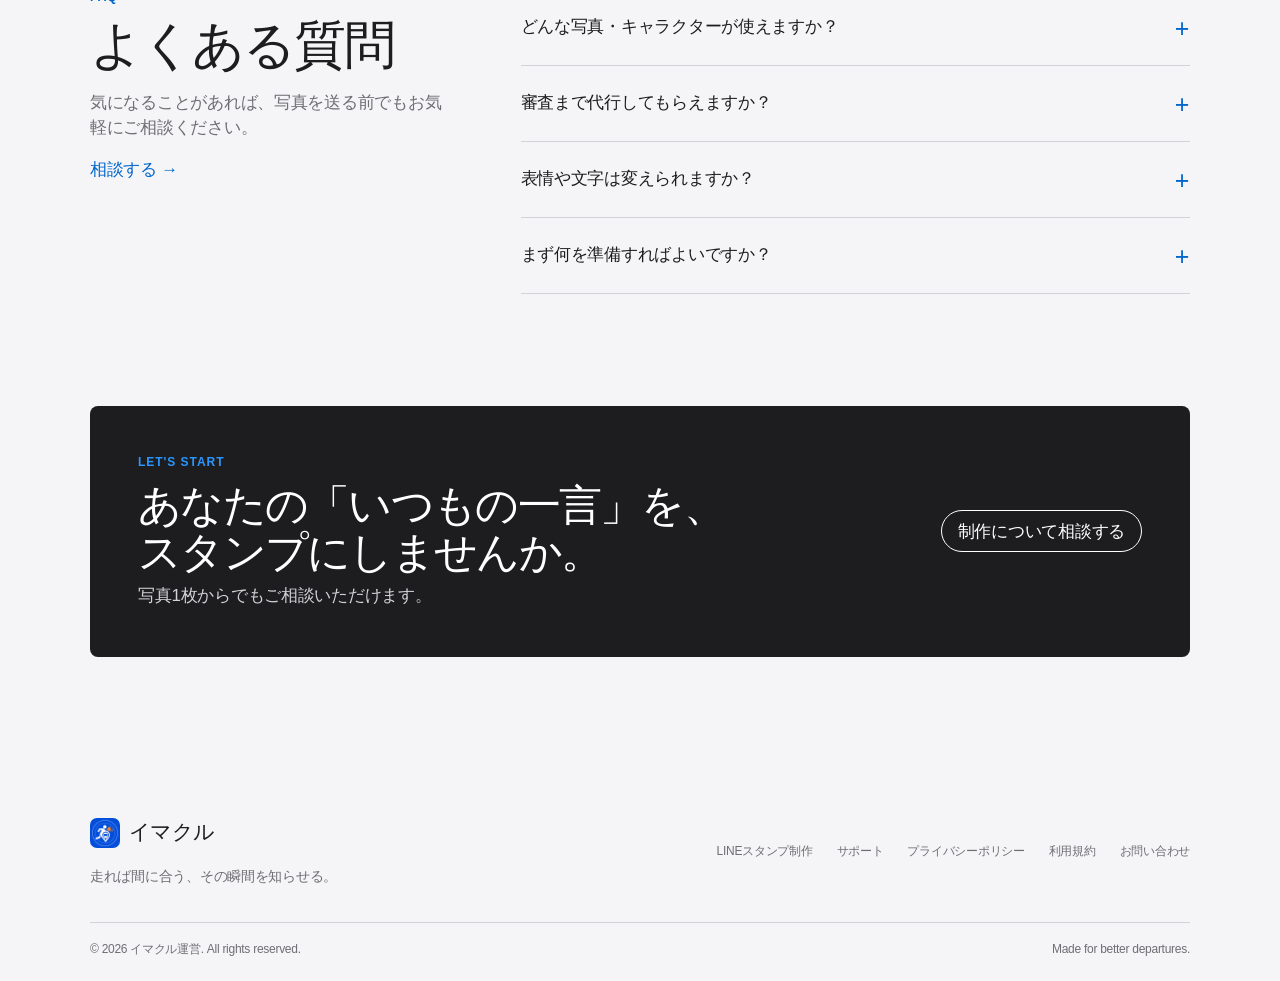
<file: line-stamp.html>
<!doctype html>
<html lang="ja">
<head>
  <meta charset="utf-8">
  <meta name="viewport" content="width=device-width, initial-scale=1">
  <meta name="theme-color" content="#f5f5f7">
  <meta name="description" content="写真1枚から、毎日の会話で使いやすいLINEスタンプを制作します。申請用の画像一式まで整えます。">
  <meta property="og:type" content="website">
  <meta property="og:locale" content="ja_JP">
  <meta property="og:title" content="LINEスタンプ制作 | イマクル運営">
  <meta property="og:description" content="写真1枚から、申請用の画像一式まで。LINEスタンプ制作のご相談を受け付けています。">
  <meta property="og:url" content="https://keyanbaitian6-cell.github.io/line-stamp.html">
  <meta property="og:image" content="https://keyanbaitian6-cell.github.io/assets/line-stamp-hero.png">
  <meta name="twitter:card" content="summary_large_image">
  <link rel="canonical" href="https://keyanbaitian6-cell.github.io/line-stamp.html">
  <link rel="icon" href="assets/favicon.png" type="image/png">
  <link rel="stylesheet" href="styles.css">
  <title>LINEスタンプ制作 | イマクル運営</title>
</head>
<body>
  <a class="skip-link" href="#main">本文へ移動</a>
  <header class="site-header" data-header>
    <div class="container nav-shell">
      <a class="brand" href="./" aria-label="イマクル公式ホーム"><img src="assets/imakuru-icon.png" alt="" width="42" height="42"><span>イマクル</span></a>
      <button class="nav-toggle" type="button" aria-expanded="false" aria-controls="site-nav" data-nav-toggle><span class="sr-only">メニューを開く</span><span></span><span></span><span></span></button>
      <nav id="site-nav" class="site-nav" aria-label="メインナビゲーション" data-nav>
        <a href="./#how">使い方</a><a href="./#features">特徴</a><a href="./#free">無料で使えること</a><a href="./#faq">FAQ</a><a href="line-stamp.html" aria-current="page">LINEスタンプ制作</a><a class="nav-cta" href="support.html">サポート</a>
      </nav>
    </div>
  </header>

  <main id="main">
    <section class="stamp-hero">
      <div class="container stamp-hero-inner">
        <div class="stamp-hero-copy">
          <p class="section-kicker">LINE STICKER PRODUCTION</p>
          <h1>写真から、<br>毎日使いたくなる<br>スタンプへ。</h1>
          <p>大切な写真をもとに、会話で使いやすいLINEスタンプを制作します。表情・文字・申請用の画像一式まで、ひとつずつ整えます。</p>
          <div class="hero-actions"><a class="button button-primary" href="mailto:keyanbaitian6@gmail.com?subject=LINEスタンプ制作の相談&body=スタンプにしたい写真やキャラクター：%0A希望する言葉・表情：%0Aご相談内容：%0A">制作について相談する</a><a class="button button-secondary" href="#flow">制作の流れ</a></div>
        </div>
        <img class="stamp-hero-image" src="assets/line-stamp-hero.png" alt="タブレットで8種類の表情のスタンプを制作しているイメージ" width="1664" height="936">
      </div>
    </section>

    <section class="section stamp-intro">
      <div class="container narrow center">
        <p class="section-kicker">FROM ONE PHOTO</p>
        <h2>あなたらしさが、<br>伝わる8つの表情。</h2>
        <p class="section-intro">「了解です」「ありがとう」など、毎日のやりとりで自然に使える言葉と表情を組み合わせます。完成前に内容をご確認いただくため、イメージと違うまま進めることはありません。</p>
      </div>
    </section>

    <section class="section section-tint" id="service">
      <div class="container">
        <div class="section-heading"><div><p class="section-kicker">WHAT WE PREPARE</p><h2>制作から、申請の準備まで。</h2></div><p>制作できる内容は、写真や元になるキャラクター、希望する言葉に合わせてご相談いただけます。</p></div>
        <div class="stamp-service-grid">
          <article><span>01</span><h3>写真・キャラクターをもとに制作</h3><p>ご本人・ペット・オリジナルキャラクターなど、使用権利を確認できる素材をもとに、統一感のあるスタンプにします。</p></article>
          <article><span>02</span><h3>使いやすい表情と言葉を設計</h3><p>あいさつ、返事、感謝など、日常会話で出番の多い8種類を基本に、文字と表情を一緒に決めます。</p></article>
          <article><span>03</span><h3>申請用の画像一式を整える</h3><p>透明PNGのスタンプ画像、メイン画像、トークルームタブ画像を、LINE Creators Marketの制作ガイドラインに沿う形でお渡しします。</p></article>
        </div>
      </div>
    </section>

    <section class="section" id="flow">
      <div class="container stamp-flow">
        <div><p class="section-kicker">HOW IT WORKS</p><h2>ご相談から、<br>お渡しまで。</h2></div>
        <ol>
          <li><strong>写真とイメージを共有</strong><span>スタンプにしたい写真またはキャラクターと、使いたい場面をお知らせください。</span></li>
          <li><strong>表情・言葉を確認</strong><span>制作前に、8種類の表情と言葉をご確認いただきます。</span></li>
          <li><strong>スタンプを制作・確認</strong><span>一式を制作し、文字・表情・統一感をご確認いただきます。</span></li>
          <li><strong>申請用データをお渡し</strong><span>LINE Creators Marketへの登録に使う画像一式をまとめてお渡しします。</span></li>
        </ol>
      </div>
    </section>

    <section class="section stamp-delivery">
      <div class="container stamp-delivery-inner">
        <div><p class="section-kicker">DELIVERABLES</p><h2>LINEへの申請に必要な、<br>画像をまとめて。</h2></div>
        <div class="stamp-delivery-list"><div><strong>スタンプ画像</strong><span>8種類・透明PNG</span></div><div><strong>メイン画像</strong><span>240 × 240px・PNG</span></div><div><strong>タブ画像</strong><span>96 × 74px・PNG</span></div><div><strong>申請用データ一式</strong><span>まとめてお渡し</span></div></div>
      </div>
      <div class="container stamp-guideline-note"><p>通常のスタンプは、8・16・24・32・40個から選べます。ページではまず8個の制作を案内しています。画像の規格や審査基準は変更されることがあるため、申請前に<a href="https://creator.line.me/ja/guideline/sticker/" target="_blank" rel="noopener noreferrer">LINE Creators Marketの制作ガイドライン</a>をご確認ください。</p></div>
    </section>

    <section class="section section-tint">
      <div class="container faq-shell">
        <div class="faq-heading"><p class="section-kicker">FAQ</p><h2>よくある質問</h2><p>気になることがあれば、写真を送る前でもお気軽にご相談ください。</p><a class="text-link" href="mailto:keyanbaitian6@gmail.com?subject=LINEスタンプ制作の相談">相談する →</a></div>
        <div class="faq-list">
          <details><summary>どんな写真・キャラクターが使えますか？</summary><p>ご本人の写真、ペット、オリジナルキャラクターなどを想定しています。第三者の写真、許可のない既存キャラクター・ロゴなどはお受けできません。</p></details>
          <details><summary>審査まで代行してもらえますか？</summary><p>お渡しするのは申請に必要な画像一式です。LINE Creators Marketへの登録・申請はご本人に行っていただきます。審査の判断はLINEが行うため、承認を保証することはできません。</p></details>
          <details><summary>表情や文字は変えられますか？</summary><p>制作前に、ご希望の表情・文字を確認します。日常で使いやすい言葉を基本に、用途に合わせてご相談いただけます。</p></details>
          <details><summary>まず何を準備すればよいですか？</summary><p>スタンプにしたい写真またはキャラクターと、よく使う言葉をお知らせください。内容を確認したうえで制作の進め方をご案内します。</p></details>
        </div>
      </div>
    </section>

    <section class="section stamp-contact">
      <div class="container stamp-contact-inner"><div><p class="section-kicker">LET'S START</p><h2>あなたの「いつもの一言」を、<br>スタンプにしませんか。</h2><p>写真1枚からでもご相談いただけます。</p></div><a class="button button-light" href="mailto:keyanbaitian6@gmail.com?subject=LINEスタンプ制作の相談&body=スタンプにしたい写真やキャラクター：%0A希望する言葉・表情：%0Aご相談内容：%0A">制作について相談する</a></div>
    </section>
  </main>

  <footer class="site-footer"><div class="container footer-grid"><div class="footer-brand"><a class="brand" href="./"><img src="assets/imakuru-icon.png" alt="" width="38" height="38"><span>イマクル</span></a><p>走れば間に合う、その瞬間を知らせる。</p></div><div class="footer-links"><a href="line-stamp.html">LINEスタンプ制作</a><a href="support.html">サポート</a><a href="/imakuru-legal/">プライバシーポリシー</a><a href="terms.html">利用規約</a><a href="mailto:keyanbaitian6@gmail.com">お問い合わせ</a></div></div><div class="container footer-bottom"><span>© <span data-year>2026</span> イマクル運営. All rights reserved.</span><span>Made for better departures.</span></div></footer>
  <script src="script.js" defer></script>
</body>
</html>
</file>
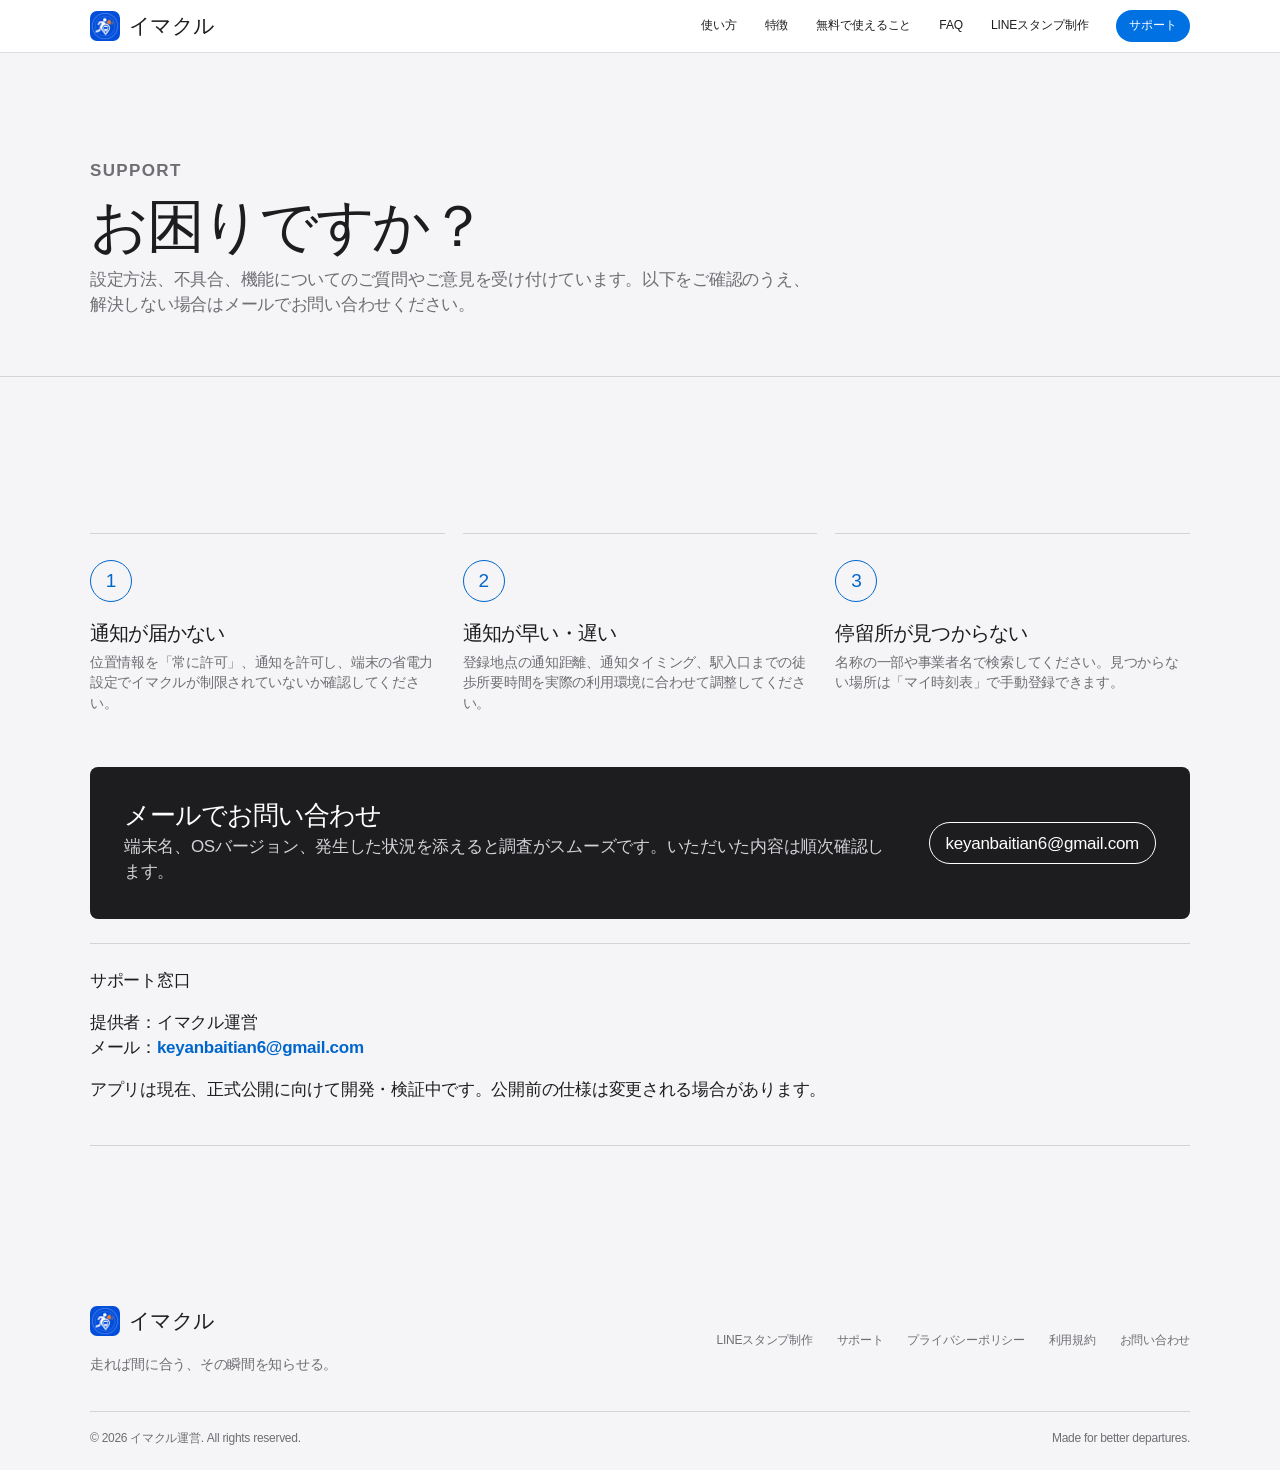
<file: support.html>
<!doctype html>
<html lang="ja">
<head>
  <meta charset="utf-8">
  <meta name="viewport" content="width=device-width, initial-scale=1">
  <meta name="theme-color" content="#0759e8">
  <meta name="description" content="イマクルのサポートページ。使い方、不具合、機能についてのお問い合わせはこちら。">
  <link rel="canonical" href="https://keyanbaitian6-cell.github.io/support.html">
  <link rel="icon" href="assets/favicon.png" type="image/png">
  <link rel="stylesheet" href="styles.css">
  <title>サポート | イマクル</title>
</head>
<body>
  <a class="skip-link" href="#main">本文へ移動</a>
  <header class="site-header scrolled" data-header><div class="container nav-shell"><a class="brand" href="./"><img src="assets/imakuru-icon.png" alt="" width="42" height="42"><span>イマクル</span></a><button class="nav-toggle" type="button" aria-expanded="false" aria-controls="site-nav" data-nav-toggle><span class="sr-only">メニューを開く</span><span></span><span></span><span></span></button><nav id="site-nav" class="site-nav" aria-label="メインナビゲーション" data-nav><a href="./#how">使い方</a><a href="./#features">特徴</a><a href="./#free">無料で使えること</a><a href="./#faq">FAQ</a><a href="line-stamp.html">LINEスタンプ制作</a><a class="nav-cta" href="support.html" aria-current="page">サポート</a></nav></div></header>
  <main id="main">
    <section class="page-hero"><div class="container"><p class="section-kicker">SUPPORT</p><h1>お困りですか？</h1><p>設定方法、不具合、機能についてのご質問やご意見を受け付けています。以下をご確認のうえ、解決しない場合はメールでお問い合わせください。</p></div></section>
    <section class="section section-tint">
      <div class="container">
        <div class="support-grid">
          <article class="support-card"><span>1</span><h2>通知が届かない</h2><p>位置情報を「常に許可」、通知を許可し、端末の省電力設定でイマクルが制限されていないか確認してください。</p></article>
          <article class="support-card"><span>2</span><h2>通知が早い・遅い</h2><p>登録地点の通知距離、通知タイミング、駅入口までの徒歩所要時間を実際の利用環境に合わせて調整してください。</p></article>
          <article class="support-card"><span>3</span><h2>停留所が見つからない</h2><p>名称の一部や事業者名で検索してください。見つからない場所は「マイ時刻表」で手動登録できます。</p></article>
        </div>
        <div class="support-form-card">
          <div><h2>メールでお問い合わせ</h2><p>端末名、OSバージョン、発生した状況を添えると調査がスムーズです。いただいた内容は順次確認します。</p></div>
          <a class="button button-light" href="mailto:keyanbaitian6@gmail.com?subject=イマクル サポートお問い合わせ&body=端末名：%0AOSバージョン：%0Aアプリバージョン：%0Aお問い合わせ内容：%0A">keyanbaitian6@gmail.com</a>
        </div>
        <div class="contact-card"><strong>サポート窓口</strong><p>提供者：イマクル運営<br>メール：<a href="mailto:keyanbaitian6@gmail.com">keyanbaitian6@gmail.com</a></p><p>アプリは現在、正式公開に向けて開発・検証中です。公開前の仕様は変更される場合があります。</p></div>
      </div>
    </section>
  </main>
<footer class="site-footer"><div class="container footer-grid"><div class="footer-brand"><a class="brand" href="./"><img src="assets/imakuru-icon.png" alt="" width="38" height="38"><span>イマクル</span></a><p>走れば間に合う、その瞬間を知らせる。</p></div><div class="footer-links"><a href="line-stamp.html">LINEスタンプ制作</a><a href="support.html">サポート</a><a href="/imakuru-legal/">プライバシーポリシー</a><a href="terms.html">利用規約</a><a href="mailto:keyanbaitian6@gmail.com">お問い合わせ</a></div></div><div class="container footer-bottom"><span>© <span data-year>2026</span> イマクル運営. All rights reserved.</span><span>Made for better departures.</span></div></footer>
  <script src="script.js" defer></script>
</body>
</html>
</file>
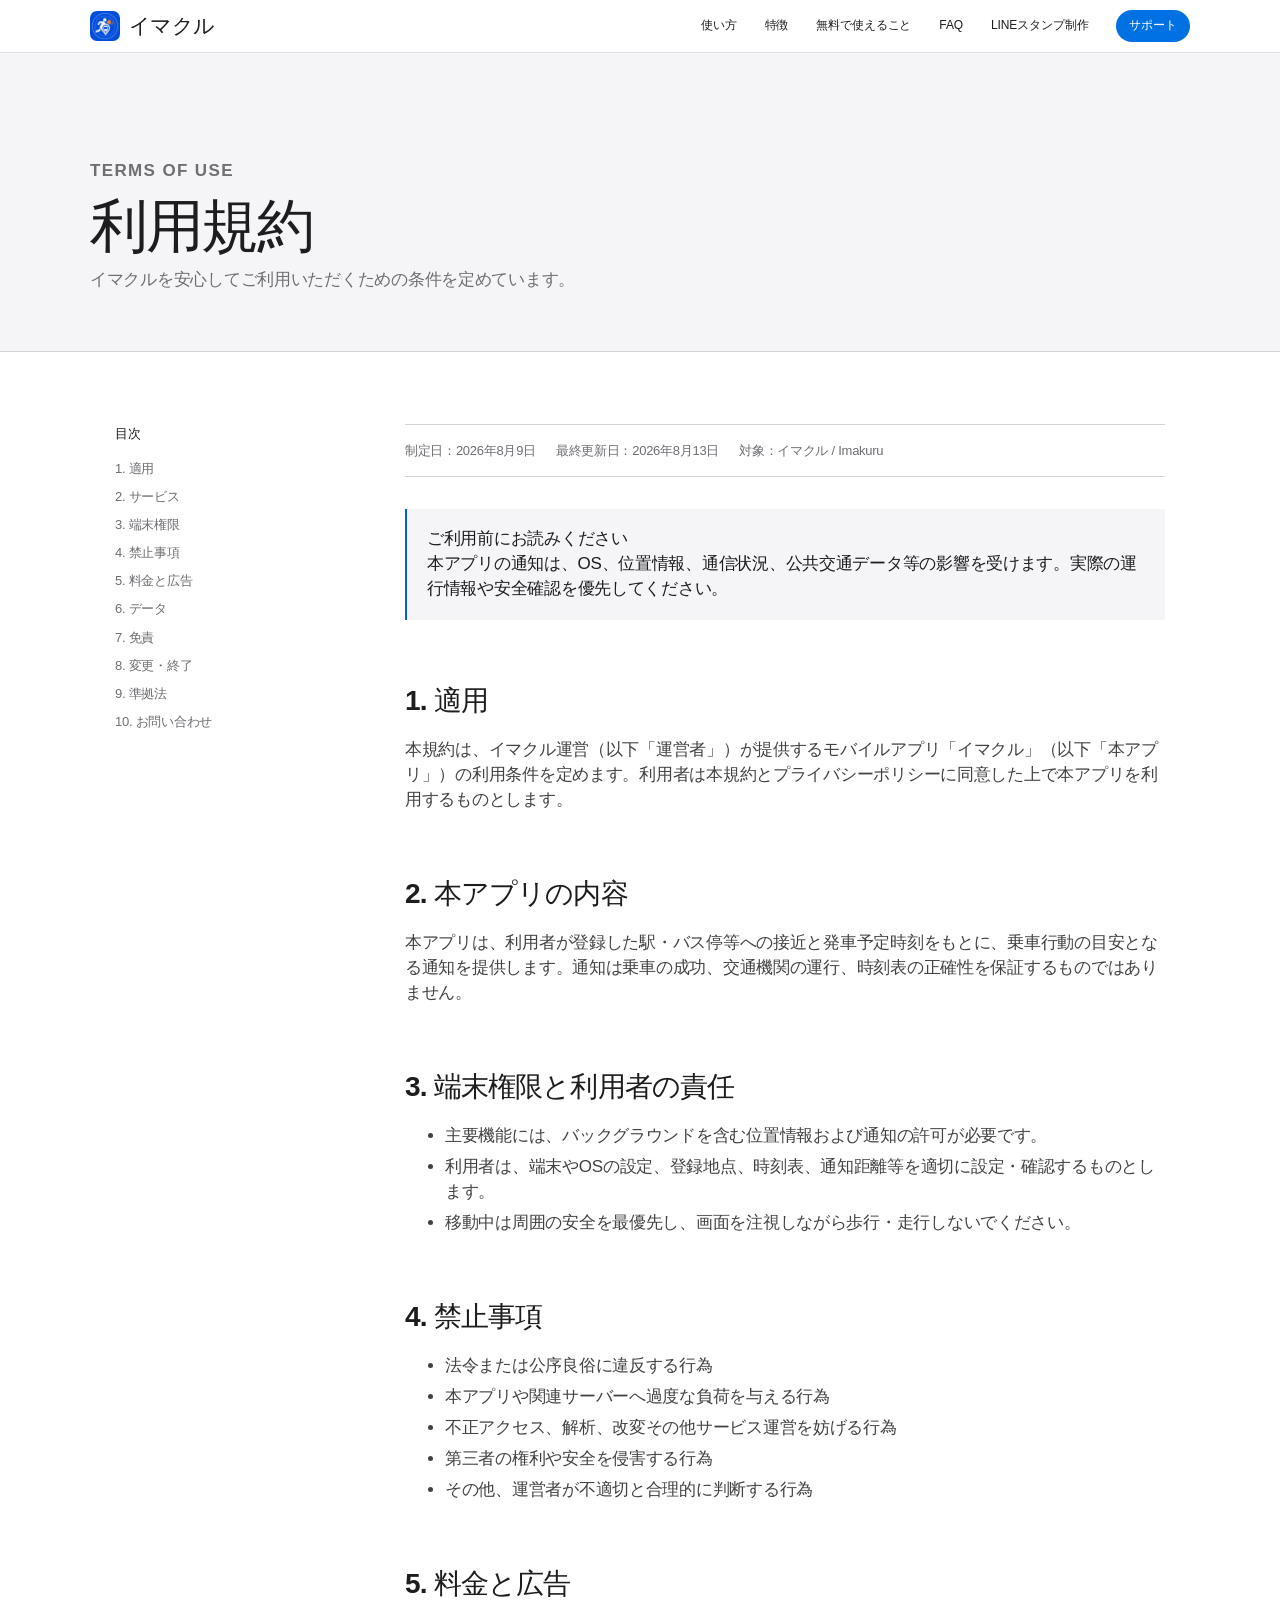
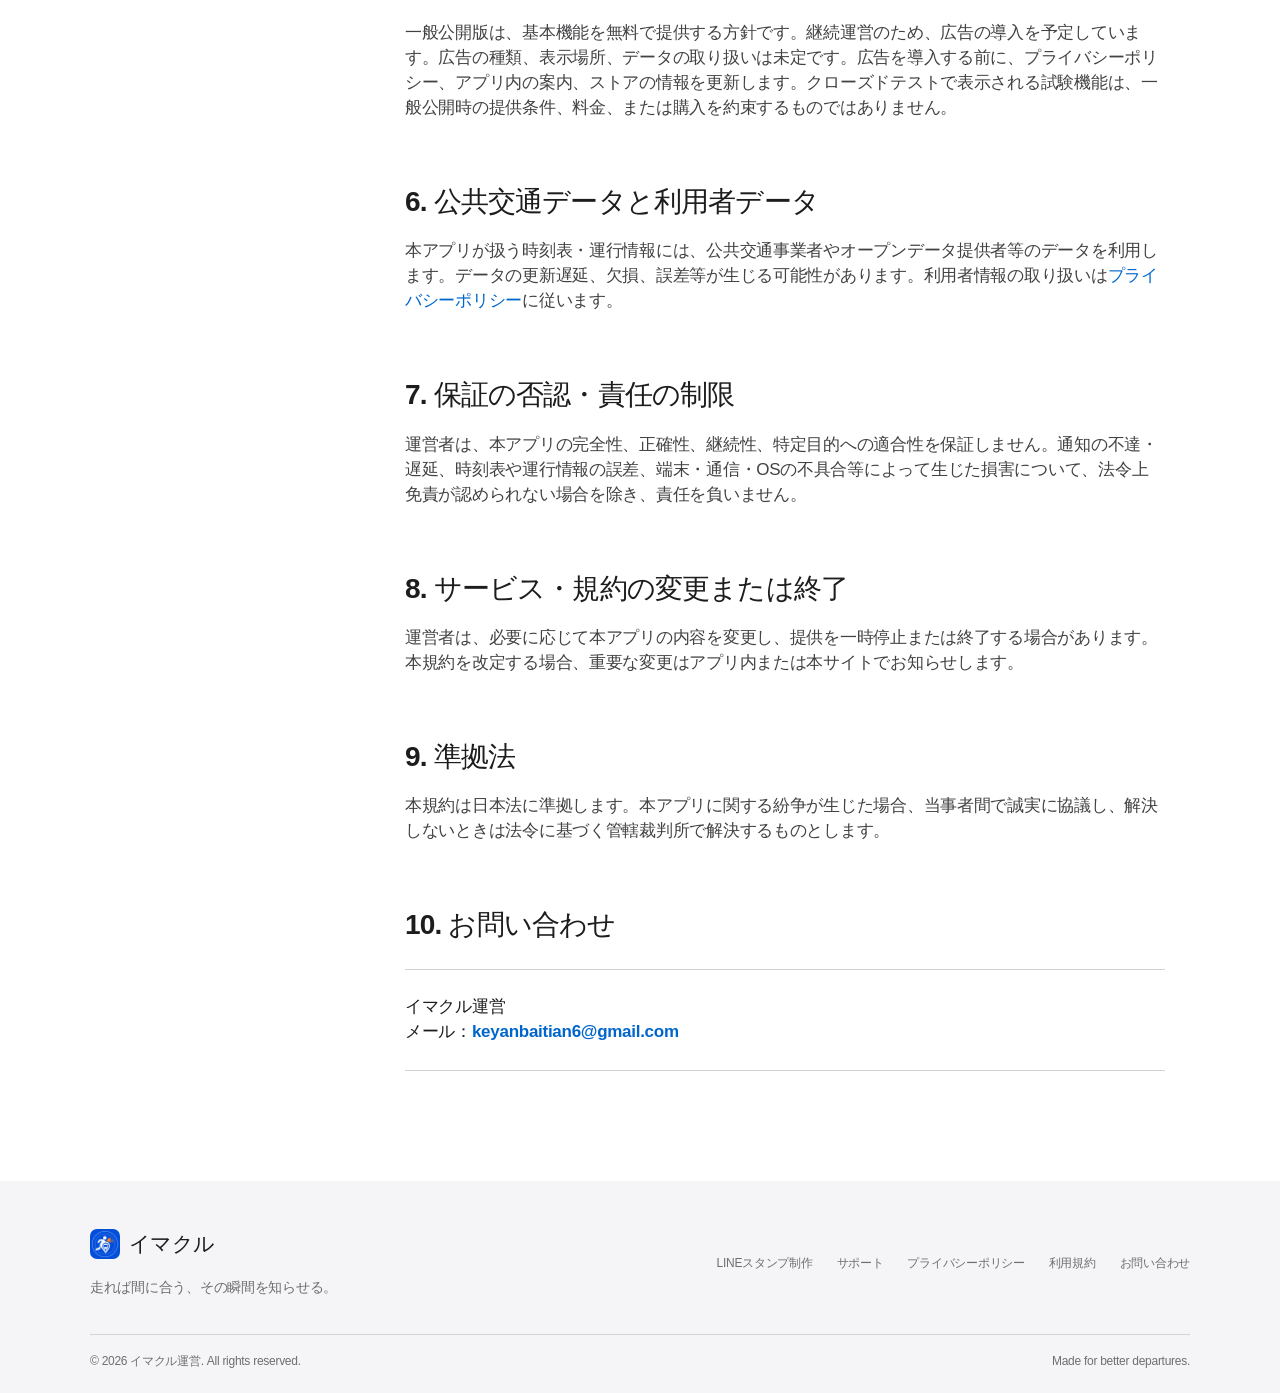
<file: terms.html>
<!doctype html>
<html lang="ja">
<head>
  <meta charset="utf-8"><meta name="viewport" content="width=device-width, initial-scale=1"><meta name="theme-color" content="#0759e8"><meta name="description" content="モバイルアプリ『イマクル』の利用規約です。"><link rel="canonical" href="https://keyanbaitian6-cell.github.io/terms.html"><link rel="icon" href="assets/favicon.png" type="image/png"><link rel="stylesheet" href="styles.css"><title>利用規約 | イマクル</title>
</head>
<body>
  <a class="skip-link" href="#main">本文へ移動</a>
  <header class="site-header scrolled" data-header><div class="container nav-shell"><a class="brand" href="./"><img src="assets/imakuru-icon.png" alt="" width="42" height="42"><span>イマクル</span></a><button class="nav-toggle" type="button" aria-expanded="false" aria-controls="site-nav" data-nav-toggle><span class="sr-only">メニューを開く</span><span></span><span></span><span></span></button><nav id="site-nav" class="site-nav" aria-label="メインナビゲーション" data-nav><a href="./#how">使い方</a><a href="./#features">特徴</a><a href="./#free">無料で使えること</a><a href="./#faq">FAQ</a><a href="line-stamp.html">LINEスタンプ制作</a><a class="nav-cta" href="support.html">サポート</a></nav></div></header>
  <main id="main">
    <section class="page-hero"><div class="container"><p class="section-kicker">TERMS OF USE</p><h1>利用規約</h1><p>イマクルを安心してご利用いただくための条件を定めています。</p></div></section>
    <div class="container document-layout">
      <nav class="document-nav" aria-label="ページ内目次"><strong>目次</strong><a href="#scope">1. 適用</a><a href="#service">2. サービス</a><a href="#permissions">3. 端末権限</a><a href="#prohibited">4. 禁止事項</a><a href="#pricing">5. 料金と広告</a><a href="#data">6. データ</a><a href="#disclaimer">7. 免責</a><a href="#changes">8. 変更・終了</a><a href="#law">9. 準拠法</a><a href="#contact">10. お問い合わせ</a></nav>
      <article class="document">
        <div class="document-meta"><span>制定日：2026年8月9日</span><span>最終更新日：2026年8月13日</span><span>対象：イマクル / Imakuru</span></div>
        <div class="notice-box"><strong>ご利用前にお読みください</strong><br>本アプリの通知は、OS、位置情報、通信状況、公共交通データ等の影響を受けます。実際の運行情報や安全確認を優先してください。</div>

        <h2 id="scope">1. 適用</h2><p>本規約は、イマクル運営（以下「運営者」）が提供するモバイルアプリ「イマクル」（以下「本アプリ」）の利用条件を定めます。利用者は本規約とプライバシーポリシーに同意した上で本アプリを利用するものとします。</p>
        <h2 id="service">2. 本アプリの内容</h2><p>本アプリは、利用者が登録した駅・バス停等への接近と発車予定時刻をもとに、乗車行動の目安となる通知を提供します。通知は乗車の成功、交通機関の運行、時刻表の正確性を保証するものではありません。</p>
        <h2 id="permissions">3. 端末権限と利用者の責任</h2><ul><li>主要機能には、バックグラウンドを含む位置情報および通知の許可が必要です。</li><li>利用者は、端末やOSの設定、登録地点、時刻表、通知距離等を適切に設定・確認するものとします。</li><li>移動中は周囲の安全を最優先し、画面を注視しながら歩行・走行しないでください。</li></ul>
        <h2 id="prohibited">4. 禁止事項</h2><ul><li>法令または公序良俗に違反する行為</li><li>本アプリや関連サーバーへ過度な負荷を与える行為</li><li>不正アクセス、解析、改変その他サービス運営を妨げる行為</li><li>第三者の権利や安全を侵害する行為</li><li>その他、運営者が不適切と合理的に判断する行為</li></ul>
        <h2 id="pricing">5. 料金と広告</h2><p>一般公開版は、基本機能を無料で提供する方針です。継続運営のため、広告の導入を予定しています。広告の種類、表示場所、データの取り扱いは未定です。広告を導入する前に、プライバシーポリシー、アプリ内の案内、ストアの情報を更新します。クローズドテストで表示される試験機能は、一般公開時の提供条件、料金、または購入を約束するものではありません。</p>
        <h2 id="data">6. 公共交通データと利用者データ</h2><p>本アプリが扱う時刻表・運行情報には、公共交通事業者やオープンデータ提供者等のデータを利用します。データの更新遅延、欠損、誤差等が生じる可能性があります。利用者情報の取り扱いは<a class="text-link" href="/imakuru-legal/">プライバシーポリシー</a>に従います。</p>
        <h2 id="disclaimer">7. 保証の否認・責任の制限</h2><p>運営者は、本アプリの完全性、正確性、継続性、特定目的への適合性を保証しません。通知の不達・遅延、時刻表や運行情報の誤差、端末・通信・OSの不具合等によって生じた損害について、法令上免責が認められない場合を除き、責任を負いません。</p>
        <h2 id="changes">8. サービス・規約の変更または終了</h2><p>運営者は、必要に応じて本アプリの内容を変更し、提供を一時停止または終了する場合があります。本規約を改定する場合、重要な変更はアプリ内または本サイトでお知らせします。</p>
        <h2 id="law">9. 準拠法</h2><p>本規約は日本法に準拠します。本アプリに関する紛争が生じた場合、当事者間で誠実に協議し、解決しないときは法令に基づく管轄裁判所で解決するものとします。</p>
        <h2 id="contact">10. お問い合わせ</h2><div class="contact-card"><strong>イマクル運営</strong><br>メール：<a href="mailto:keyanbaitian6@gmail.com">keyanbaitian6@gmail.com</a></div>
      </article>
    </div>
  </main>
<footer class="site-footer"><div class="container footer-grid"><div class="footer-brand"><a class="brand" href="./"><img src="assets/imakuru-icon.png" alt="" width="38" height="38"><span>イマクル</span></a><p>走れば間に合う、その瞬間を知らせる。</p></div><div class="footer-links"><a href="line-stamp.html">LINEスタンプ制作</a><a href="support.html">サポート</a><a href="/imakuru-legal/">プライバシーポリシー</a><a href="terms.html">利用規約</a><a href="mailto:keyanbaitian6@gmail.com">お問い合わせ</a></div></div><div class="container footer-bottom"><span>© <span data-year>2026</span> イマクル運営. All rights reserved.</span><span>Made for better departures.</span></div></footer><script src="script.js" defer></script>
</body>
</html>
</file>
<file: styles.css>
:root {
  --apple-blue: #0071e3;
  --link-blue: #0066cc;
  --signal-blue: #2997ff;
  --ink: #1d1d1f;
  --muted: #6e6e73;
  --line: #d2d2d7;
  --canvas: #f5f5f7;
  --ice: #f4f8fb;
  --white: #fff;
  --container: 1100px;
  --radius: 8px;
  --pill: 980px;
  font-family: -apple-system, BlinkMacSystemFont, "Segoe UI", "Hiragino Kaku Gothic ProN", "Hiragino Sans", Meiryo, sans-serif;
  color: var(--ink);
  background: var(--white);
  font-synthesis: none;
  text-rendering: optimizeLegibility;
}

* { box-sizing: border-box; }
html { scroll-behavior: smooth; }
body { min-width: 320px; margin: 0; color: var(--ink); background: var(--white); font-size: 17px; line-height: 1.47; letter-spacing: -.016em; }
img { display: block; max-width: 100%; height: auto; }
a { color: inherit; text-decoration: none; }
button { font: inherit; }
.container { width: min(calc(100% - 48px), var(--container)); margin-inline: auto; }
.narrow { max-width: 840px; }
.center { text-align: center; }
.sr-only { position: absolute; width: 1px; height: 1px; padding: 0; margin: -1px; overflow: hidden; clip: rect(0, 0, 0, 0); white-space: nowrap; border: 0; }
.skip-link { position: fixed; z-index: 20; top: 8px; left: 8px; padding: 8px 12px; color: var(--white); background: var(--ink); border-radius: var(--radius); transform: translateY(-140%); }
.skip-link:focus { transform: translateY(0); }

.site-header { position: sticky; z-index: 10; top: 0; background: rgba(255, 255, 255, .88); border-bottom: 1px solid rgba(210, 210, 215, .72); backdrop-filter: saturate(180%) blur(18px); }
.nav-shell { display: flex; align-items: center; justify-content: space-between; min-height: 52px; }
.brand { display: inline-flex; align-items: center; gap: 9px; font-size: 21px; font-weight: 600; letter-spacing: -.03em; }
.brand img { width: 30px; height: 30px; border-radius: 7px; }
.site-nav { display: flex; align-items: center; gap: 28px; font-size: 12px; letter-spacing: -.01em; }
.site-nav a:hover, .text-link:hover { color: var(--link-blue); }
.nav-cta { padding: 7px 13px; color: var(--white); background: var(--apple-blue); border-radius: var(--pill); }
.nav-toggle { display: none; width: 42px; height: 42px; padding: 0; border: 0; background: transparent; align-items: center; justify-content: center; flex-direction: column; gap: 5px; }
.nav-toggle span:not(.sr-only) { width: 18px; height: 1px; background: var(--ink); }

.hero { position: relative; overflow: hidden; padding: 120px 0 0; text-align: center; background: var(--canvas); }
.hero-glow, .hero::before { display: none; }
.hero-grid { display: block; }
.hero-copy { max-width: 800px; margin-inline: auto; }
.eyebrow { display: inline-flex; align-items: center; gap: 7px; margin-bottom: 15px; color: var(--muted); font-size: 14px; letter-spacing: -.01em; }
.status-dot { width: 7px; height: 7px; background: var(--signal-blue); border-radius: 50%; }
.hero h1 { margin: 0; font-size: clamp(46px, 7vw, 76px); font-weight: 600; line-height: 1.07; letter-spacing: -.04em; }
.hero h1 span { color: var(--ink); }
.hero-lead { max-width: 650px; margin: 22px auto 0; color: var(--ink); font-size: clamp(19px, 2.3vw, 25px); font-weight: 300; line-height: 1.35; }
.hero-actions { display: flex; justify-content: center; flex-wrap: wrap; gap: 12px; margin-top: 28px; }
.button { display: inline-flex; min-height: 42px; padding: 10px 16px; align-items: center; justify-content: center; border: 1px solid transparent; border-radius: var(--pill); font-size: 17px; font-weight: 400; line-height: 1; transition: background-color .2s ease, color .2s ease, border-color .2s ease; }
.button-primary { color: var(--white); background: var(--apple-blue); }
.button-primary:hover { background: #0077ed; }
.button-secondary { color: var(--link-blue); border-color: var(--link-blue); background: transparent; }
.button-secondary:hover { color: var(--white); background: var(--link-blue); }
.button-light { color: var(--white); border-color: var(--white); background: transparent; }
.button-light:hover { color: var(--ink); background: var(--white); }
.hero-meta { display: flex; justify-content: center; flex-wrap: wrap; gap: 8px 20px; margin: 27px 0 45px; color: var(--muted); font-size: 14px; }
.hero-meta span::before { content: "·"; margin-right: 7px; color: var(--signal-blue); }
.hero-visual { position: relative; max-width: 1024px; margin: 0 auto; }
.hero-image-frame { overflow: hidden; border: 0; border-radius: 0; transform: none; }
.hero-image-frame::after { display: none; }
.hero-image-frame img { width: 100%; }
.alert-card { position: absolute; right: 24px; bottom: 22px; display: flex; align-items: center; gap: 10px; padding: 11px 13px; color: var(--ink); text-align: left; background: rgba(255, 255, 255, .94); border: 1px solid rgba(210, 210, 215, .9); border-radius: var(--radius); backdrop-filter: blur(12px); }
.alert-card img { width: 36px; height: 36px; border-radius: 8px; }
.alert-card div { display: grid; line-height: 1.3; }
.alert-card strong { font-size: 13px; }
.alert-card span { color: var(--muted); font-size: 11px; }
.alert-card .alert-time { margin-left: 8px; align-self: flex-start; }

.section { padding: 112px 0; }
.section-tint { background: var(--canvas); }
.section-dark { color: var(--white); background: var(--ink); }
.section-kicker { margin: 0 0 10px; color: var(--link-blue); font-size: 12px; font-weight: 600; letter-spacing: .08em; }
.section-dark .section-kicker, .light .section-kicker { color: var(--signal-blue); }
.section h2 { margin: 0; font-size: clamp(36px, 4.5vw, 52px); font-weight: 600; line-height: 1.1; letter-spacing: -.04em; }
.section-intro { max-width: 720px; margin: 25px auto 0; color: var(--muted); font-size: 21px; font-weight: 300; line-height: 1.43; }
.section-heading { display: grid; grid-template-columns: 1fr minmax(280px, 420px); align-items: end; gap: 48px; margin-bottom: 52px; }
.section-heading > p { margin: 0; color: var(--muted); font-size: 17px; }
.section-heading.light > p { color: #d2d2d7; }

.problem-section { background: var(--white); }
.signal-grid { display: grid; grid-template-columns: repeat(3, 1fr); gap: 0; max-width: 1000px; margin: 64px auto 0; border-top: 1px solid var(--line); border-bottom: 1px solid var(--line); }
.signal-card { display: flex; align-items: flex-start; gap: 15px; padding: 28px 24px; }
.signal-card + .signal-card { border-left: 1px solid var(--line); }
.signal-icon { display: grid; flex: 0 0 30px; height: 30px; place-items: center; color: var(--ink); border: 1px solid currentColor; border-radius: 50%; font-size: 15px; line-height: 1; }
.signal-card strong { font-size: 17px; font-weight: 600; }
.signal-card p { margin: 4px 0 0; color: var(--muted); font-size: 14px; }
.signal-card.run .signal-icon { color: var(--apple-blue); background: transparent; }

.steps-grid { display: grid; grid-template-columns: repeat(3, 1fr); gap: 18px; }
.step-card { padding: 26px 24px 30px; background: var(--white); border: 1px solid var(--line); border-radius: var(--radius); }
.step-card.featured { border-color: var(--ink); transform: none; }
.step-number, .feature-label, .plan-name { color: var(--link-blue); font-size: 12px; font-weight: 600; letter-spacing: .08em; }
.step-art { position: relative; height: 118px; margin: 24px 0; overflow: hidden; border: 0; border-radius: var(--radius); background: var(--ice); }
.step-art::before, .step-art::after, .step-art span { content: ""; position: absolute; }
.pin-art::before { width: 30px; height: 40px; top: 27px; left: calc(50% - 15px); border: 2px solid var(--ink); border-radius: 50% 50% 50% 0; transform: rotate(-45deg); }
.pin-art::after { width: 8px; height: 8px; top: 37px; left: calc(50% - 4px); background: var(--apple-blue); border-radius: 50%; }
.pin-art span { width: 76px; height: 18px; bottom: 18px; left: calc(50% - 38px); border: 1px solid var(--line); border-radius: 50%; }
.radar-art::before, .radar-art::after, .radar-art span { top: 50%; left: 50%; border: 1px solid var(--ink); border-radius: 50%; transform: translate(-50%, -50%); }
.radar-art::before { width: 84px; height: 84px; }
.radar-art::after { width: 50px; height: 50px; }
.radar-art span { width: 11px; height: 11px; background: var(--apple-blue); border-color: var(--apple-blue); }
.bell-art::before { width: 42px; height: 46px; top: 28px; left: calc(50% - 21px); border: 2px solid var(--ink); border-radius: 24px 24px 10px 10px; }
.bell-art::after { width: 58px; height: 1px; top: 76px; left: calc(50% - 29px); background: var(--ink); }
.bell-art span { width: 8px; height: 8px; top: 84px; left: calc(50% - 4px); background: var(--apple-blue); border-radius: 50%; }
.step-card h3 { margin: 0 0 8px; font-size: 21px; font-weight: 600; }
.step-card p, .feature-card p { margin: 0; color: var(--muted); font-size: 14px; }

.feature-grid { display: grid; grid-template-columns: repeat(4, 1fr); gap: 18px; }
.feature-card { min-height: 246px; padding: 25px; background: var(--canvas); border-radius: var(--radius); }
.feature-card.feature-wide { grid-column: span 4; display: grid; grid-template-columns: 1fr 1fr; align-items: center; gap: 52px; min-height: 330px; }
.blue-card { color: var(--white); background: var(--ink); }
.blue-card p { color: #d2d2d7; }
.feature-label { display: block; margin-bottom: 17px; color: var(--signal-blue); }
.feature-card h3 { margin: 0 0 12px; font-size: 22px; font-weight: 600; line-height: 1.24; }
.feature-wide h3 { font-size: clamp(31px, 3.8vw, 46px); }
.feature-symbol { display: grid; width: 48px; height: 48px; margin-bottom: 46px; place-items: center; color: var(--ink); border: 1px solid var(--ink); border-radius: 50%; font-size: 22px; }
.risk-meter { padding: 22px; border: 1px solid #6e6e73; border-radius: var(--radius); }
.risk-meter > span { display: block; padding: 10px 0; color: #a1a1a6; border-bottom: 1px solid #424245; font-size: 14px; }
.risk-meter > span.active { color: var(--white); font-weight: 600; }
.meter-line { position: relative; height: 1px; margin-top: 27px; background: #6e6e73; }
.meter-line i { position: absolute; top: 50%; left: 50%; width: 12px; height: 12px; background: var(--signal-blue); border-radius: 50%; transform: translate(-50%, -50%); }

.plans-grid.single-plan { display: grid; grid-template-columns: minmax(0, 650px); justify-content: center; }
.plan-card { padding: 36px; color: var(--ink); background: var(--white); border-radius: var(--radius); }
.plan-card h3 { margin: 8px 0; font-size: 28px; font-weight: 600; }
.plan-lead { margin: 0 0 24px; color: var(--muted); }
.plan-card ul { display: grid; gap: 12px; margin: 0; padding: 0; list-style: none; }
.plan-card li { position: relative; padding-left: 20px; }
.plan-card li::before { content: "✓"; position: absolute; left: 0; color: var(--link-blue); }
.free-note { max-width: 650px; margin: 18px auto 0; color: #d2d2d7; font-size: 13px; }
.coverage-panel { max-width: 1000px; margin: 40px auto 0; padding-top: 38px; border-top: 1px solid #424245; }
.coverage-heading { display: grid; grid-template-columns: 1fr 1fr; gap: 42px; margin-bottom: 24px; }
.coverage-heading h3 { margin: 4px 0 0; font-size: 34px; line-height: 1.15; }
.coverage-heading > p { margin: 0; color: #d2d2d7; font-size: 14px; }
.coverage-group { padding: 23px 0; border-top: 1px solid #424245; }
.coverage-group h4 { margin: 0 0 9px; font-size: 19px; }
.coverage-group > p { margin: 0 0 16px; color: #d2d2d7; font-size: 14px; }
.coverage-tags { display: flex; flex-wrap: wrap; gap: 8px; margin: 0; padding: 0; list-style: none; }
.coverage-tags li { padding: 7px 11px; color: var(--ink); background: var(--white); border-radius: var(--pill); font-size: 12px; }
.coverage-warning { margin-top: 6px; padding: 18px 0; border-top: 1px solid #424245; border-bottom: 1px solid #424245; }
.coverage-warning strong { color: var(--signal-blue); font-size: 15px; }
.coverage-warning p { margin: 5px 0 0; color: #d2d2d7; font-size: 14px; }
.coverage-note { display: grid; grid-template-columns: 1fr 1fr; gap: 18px; margin-top: 24px; }
.coverage-note > div { padding: 20px 0; border-top: 1px solid #424245; }
.coverage-note strong { font-size: 16px; }
.coverage-note p { margin: 5px 0 0; color: #d2d2d7; font-size: 14px; }
.coverage-updated { margin: 18px 0 0; color: #a1a1a6; font-size: 12px; text-align: right; }

.faq-shell { display: grid; grid-template-columns: .7fr 1.3fr; gap: 70px; }
.faq-heading { position: sticky; top: 100px; align-self: start; }
.faq-heading p:not(.section-kicker) { color: var(--muted); }
.text-link { color: var(--link-blue); }
.faq-list { border-top: 1px solid var(--line); }
.faq-list details { border-bottom: 1px solid var(--line); }
.faq-list summary { position: relative; padding: 25px 42px 25px 0; cursor: pointer; list-style: none; font-size: 17px; font-weight: 600; }
.faq-list summary::-webkit-details-marker { display: none; }
.faq-list summary::after { content: "+"; position: absolute; top: 20px; right: 1px; color: var(--link-blue); font-size: 25px; font-weight: 300; }
.faq-list details[open] summary::after { content: "−"; }
.faq-list details p { margin: -5px 42px 24px 0; color: var(--muted); }

.final-cta { padding-top: 0; background: var(--canvas); }
.cta-card { display: grid; grid-template-columns: auto 1fr auto; align-items: center; gap: 30px; padding: 44px 48px; color: var(--white); background: var(--ink); border-radius: var(--radius); }
.cta-card img { width: 94px; border-radius: 18px; }
.cta-card .section-kicker { color: var(--signal-blue); }
.cta-card h2 { font-size: clamp(30px, 3.6vw, 44px); }
.cta-card p:not(.section-kicker) { margin: 7px 0 0; color: #d2d2d7; }
.site-footer { padding: 48px 0 22px; color: var(--muted); background: var(--canvas); }
.footer-grid { display: flex; justify-content: space-between; gap: 32px; padding-bottom: 36px; }
.footer-brand .brand { color: var(--ink); }
.footer-brand p { margin: 10px 0 0; font-size: 14px; }
.footer-links { display: flex; flex-wrap: wrap; align-items: center; justify-content: flex-end; gap: 10px 24px; font-size: 12px; }
.footer-links a:hover { color: var(--link-blue); }
.footer-bottom { display: flex; justify-content: space-between; gap: 20px; padding-top: 18px; border-top: 1px solid var(--line); font-size: 12px; }

/* Support and terms pages keep the same visual language. */
.page-hero { padding: 106px 0 58px; background: var(--canvas); border-bottom: 1px solid var(--line); }
.page-hero h1 { margin: 10px 0; font-size: clamp(40px, 5vw, 58px); font-weight: 600; line-height: 1.1; letter-spacing: -.04em; }
.page-hero p { max-width: 720px; margin: 0; color: var(--muted); font-size: 17px; }
.document-layout { display: grid; grid-template-columns: 220px minmax(0, 760px); justify-content: center; gap: 70px; padding: 72px 0 110px; }
.document-nav { position: sticky; top: 90px; align-self: start; display: grid; gap: 9px; padding: 0; font-size: 13px; }
.document-nav strong { margin-bottom: 7px; color: var(--ink); }
.document-nav a { color: var(--muted); }
.document-nav a:hover, .contact-card a { color: var(--link-blue); }
.document h2 { margin: 52px 0 14px; padding-top: 8px; font-size: 28px; letter-spacing: -.03em; }
.document h2:first-child { margin-top: 0; }
.document h3 { margin: 26px 0 10px; font-size: 19px; }
.document p, .document li { color: #424245; }
.document li + li { margin-top: 6px; }
.document-meta { display: flex; flex-wrap: wrap; gap: 8px 20px; margin: 0 0 32px; padding: 16px 0; color: var(--muted); border-block: 1px solid var(--line); font-size: 13px; }
.notice-box { padding: 18px 20px; margin: 28px 0; background: var(--canvas); border-left: 2px solid var(--link-blue); }
.contact-card { padding: 25px 0; margin-top: 24px; border-top: 1px solid var(--line); border-bottom: 1px solid var(--line); }
.contact-card a { font-weight: 600; }
.support-grid { display: grid; grid-template-columns: repeat(3, 1fr); gap: 18px; margin-top: 44px; }
.support-card { padding: 26px 0; border-top: 1px solid var(--line); }
.support-card span { display: grid; width: 42px; height: 42px; margin-bottom: 20px; place-items: center; color: var(--link-blue); border: 1px solid var(--link-blue); border-radius: 50%; font-size: 19px; }
.support-card h2 { margin: 0 0 8px; font-size: 20px; }
.support-card p { margin: 0; color: var(--muted); font-size: 14px; }
.support-form-card { display: grid; grid-template-columns: 1fr auto; align-items: center; gap: 30px; padding: 34px; margin-top: 28px; color: var(--white); background: var(--ink); border-radius: var(--radius); }
.support-form-card h2 { margin: 0 0 5px; font-size: 26px; }
.support-form-card p { margin: 0; color: #d2d2d7; }

/* LINE sticker production page */
.stamp-hero { overflow: hidden; background: var(--canvas); }
.stamp-hero-inner { position: relative; display: grid; grid-template-columns: minmax(0, .93fr) minmax(0, 1.07fr); align-items: center; min-height: 620px; }
.stamp-hero-copy { position: relative; z-index: 1; padding: 90px 0; }
.stamp-hero h1 { margin: 0; font-size: clamp(45px, 5.4vw, 70px); font-weight: 600; line-height: 1.08; letter-spacing: -.05em; }
.stamp-hero-copy > p:not(.section-kicker) { max-width: 540px; margin: 22px 0 0; color: var(--muted); font-size: 20px; font-weight: 300; line-height: 1.48; }
.stamp-hero-image { width: calc(100% + 120px); max-width: none; margin: 0 -120px 0 0; }
.stamp-intro { background: var(--white); }
.stamp-service-grid { display: grid; grid-template-columns: repeat(3, 1fr); gap: 0; border-top: 1px solid var(--line); border-bottom: 1px solid var(--line); }
.stamp-service-grid article { padding: 30px 28px 34px; }
.stamp-service-grid article + article { border-left: 1px solid var(--line); }
.stamp-service-grid span { color: var(--link-blue); font-size: 12px; font-weight: 600; letter-spacing: .08em; }
.stamp-service-grid h3 { margin: 22px 0 10px; font-size: 21px; font-weight: 600; line-height: 1.28; }
.stamp-service-grid p { margin: 0; color: var(--muted); font-size: 14px; }
.stamp-flow { display: grid; grid-template-columns: .8fr 1.2fr; gap: 90px; }
.stamp-flow h2, .stamp-delivery h2 { font-size: clamp(35px, 4vw, 48px); }
.stamp-flow ol { margin: 0; padding: 0; list-style: none; border-top: 1px solid var(--line); }
.stamp-flow li { display: grid; grid-template-columns: 1fr 1.1fr; gap: 24px; padding: 23px 0; border-bottom: 1px solid var(--line); }
.stamp-flow li::before { content: counter(list-item, decimal-leading-zero); grid-column: 1; color: var(--link-blue); font-size: 12px; font-weight: 600; letter-spacing: .08em; }
.stamp-flow li { counter-increment: list-item; }
.stamp-flow li strong { grid-column: 1; margin-top: -15px; font-size: 18px; font-weight: 600; }
.stamp-flow li span { grid-column: 2; grid-row: 1 / span 2; color: var(--muted); font-size: 14px; }
.stamp-delivery { color: var(--white); background: var(--ink); }
.stamp-delivery .section-kicker { color: var(--signal-blue); }
.stamp-delivery-inner { display: grid; grid-template-columns: 1fr 1fr; align-items: end; gap: 80px; }
.stamp-delivery-list { border-top: 1px solid #424245; }
.stamp-delivery-list > div { display: flex; align-items: baseline; justify-content: space-between; gap: 20px; padding: 18px 0; border-bottom: 1px solid #424245; }
.stamp-delivery-list strong { font-size: 17px; font-weight: 600; }
.stamp-delivery-list span { color: #d2d2d7; font-size: 14px; }
.stamp-guideline-note { margin-top: 42px; padding-top: 20px; border-top: 1px solid #424245; }
.stamp-guideline-note p { max-width: 870px; margin: 0; color: #d2d2d7; font-size: 13px; }
.stamp-guideline-note a { color: var(--signal-blue); text-decoration: underline; text-underline-offset: 3px; }
.stamp-contact { padding-top: 0; background: var(--canvas); }
.stamp-contact-inner { display: grid; grid-template-columns: 1fr auto; align-items: center; gap: 40px; padding: 48px; color: var(--white); background: var(--ink); border-radius: var(--radius); }
.stamp-contact .section-kicker { color: var(--signal-blue); }
.stamp-contact h2 { font-size: clamp(29px, 3.4vw, 43px); }
.stamp-contact p:not(.section-kicker) { margin: 8px 0 0; color: #d2d2d7; }

@media (max-width: 960px) {
  .section-heading, .coverage-heading, .faq-shell { grid-template-columns: 1fr; gap: 25px; }
  .steps-grid, .signal-grid { grid-template-columns: 1fr; }
  .signal-card + .signal-card { border-top: 1px solid var(--line); border-left: 0; }
  .feature-grid { grid-template-columns: 1fr 1fr; }
  .feature-card.feature-wide { grid-column: span 2; }
  .faq-heading { position: static; }
  .document-layout { grid-template-columns: 1fr; }
  .document-nav { display: none; }
  .support-grid { grid-template-columns: 1fr; }
  .stamp-hero-inner, .stamp-flow, .stamp-delivery-inner { grid-template-columns: 1fr; gap: 35px; }
  .stamp-hero-copy { padding: 78px 0 0; }
  .stamp-hero-image { width: calc(100% + 48px); margin: 0 -24px; }
  .stamp-flow { gap: 48px; }
}

@media (max-width: 760px) {
  .container { width: min(calc(100% - 32px), var(--container)); }
  .nav-shell { min-height: 52px; }
  .nav-toggle { display: flex; }
  .site-nav { position: absolute; top: 53px; right: 0; left: 0; display: none; padding: 14px 16px 18px; align-items: stretch; flex-direction: column; gap: 0; background: rgba(255, 255, 255, .98); border-bottom: 1px solid var(--line); font-size: 15px; }
  .site-nav.open { display: flex; }
  .site-nav a { padding: 11px 0; }
  .nav-cta { margin-top: 7px; text-align: center; }
  .hero { padding-top: 82px; }
  .hero h1 { font-size: clamp(42px, 13vw, 56px); }
  .hero-lead { font-size: 19px; }
  .desktop-only { display: none; }
  .hero-meta { margin-bottom: 32px; font-size: 12px; }
  .alert-card { right: 12px; bottom: 12px; max-width: calc(100% - 24px); }
  .section { padding: 76px 0; }
  .section h2 { font-size: 36px; }
  .section-intro { font-size: 18px; }
  .feature-grid { grid-template-columns: 1fr; }
  .feature-card.feature-wide { grid-column: span 1; grid-template-columns: 1fr; gap: 30px; min-height: 0; }
  .feature-card { min-height: 0; }
  .feature-symbol { margin-bottom: 30px; }
  .coverage-note { grid-template-columns: 1fr; }
  .coverage-updated { text-align: left; }
  .cta-card { grid-template-columns: 1fr; padding: 32px 25px; text-align: center; }
  .cta-card img { margin-inline: auto; }
  .footer-grid, .footer-bottom { flex-direction: column; }
  .footer-links { justify-content: flex-start; }
  .page-hero { padding: 82px 0 46px; }
  .document-layout { padding: 52px 0 80px; }
  .support-form-card { grid-template-columns: 1fr; padding: 27px 24px; }
  .stamp-hero-copy { padding-top: 65px; }
  .stamp-hero h1 { font-size: clamp(42px, 12vw, 55px); }
  .stamp-hero-copy > p:not(.section-kicker) { font-size: 18px; }
  .stamp-service-grid { grid-template-columns: 1fr; }
  .stamp-service-grid article + article { border-top: 1px solid var(--line); border-left: 0; }
  .stamp-flow li { grid-template-columns: 1fr; gap: 8px; }
  .stamp-flow li strong { grid-column: 1; margin-top: 0; }
  .stamp-flow li span { grid-column: 1; grid-row: auto; }
  .stamp-delivery-inner { gap: 34px; }
  .stamp-contact-inner { grid-template-columns: 1fr; padding: 32px 25px; text-align: center; }
}

@media (prefers-reduced-motion: reduce) {
  *, *::before, *::after { scroll-behavior: auto !important; transition-duration: .01ms !important; animation-duration: .01ms !important; }
}
</file>
